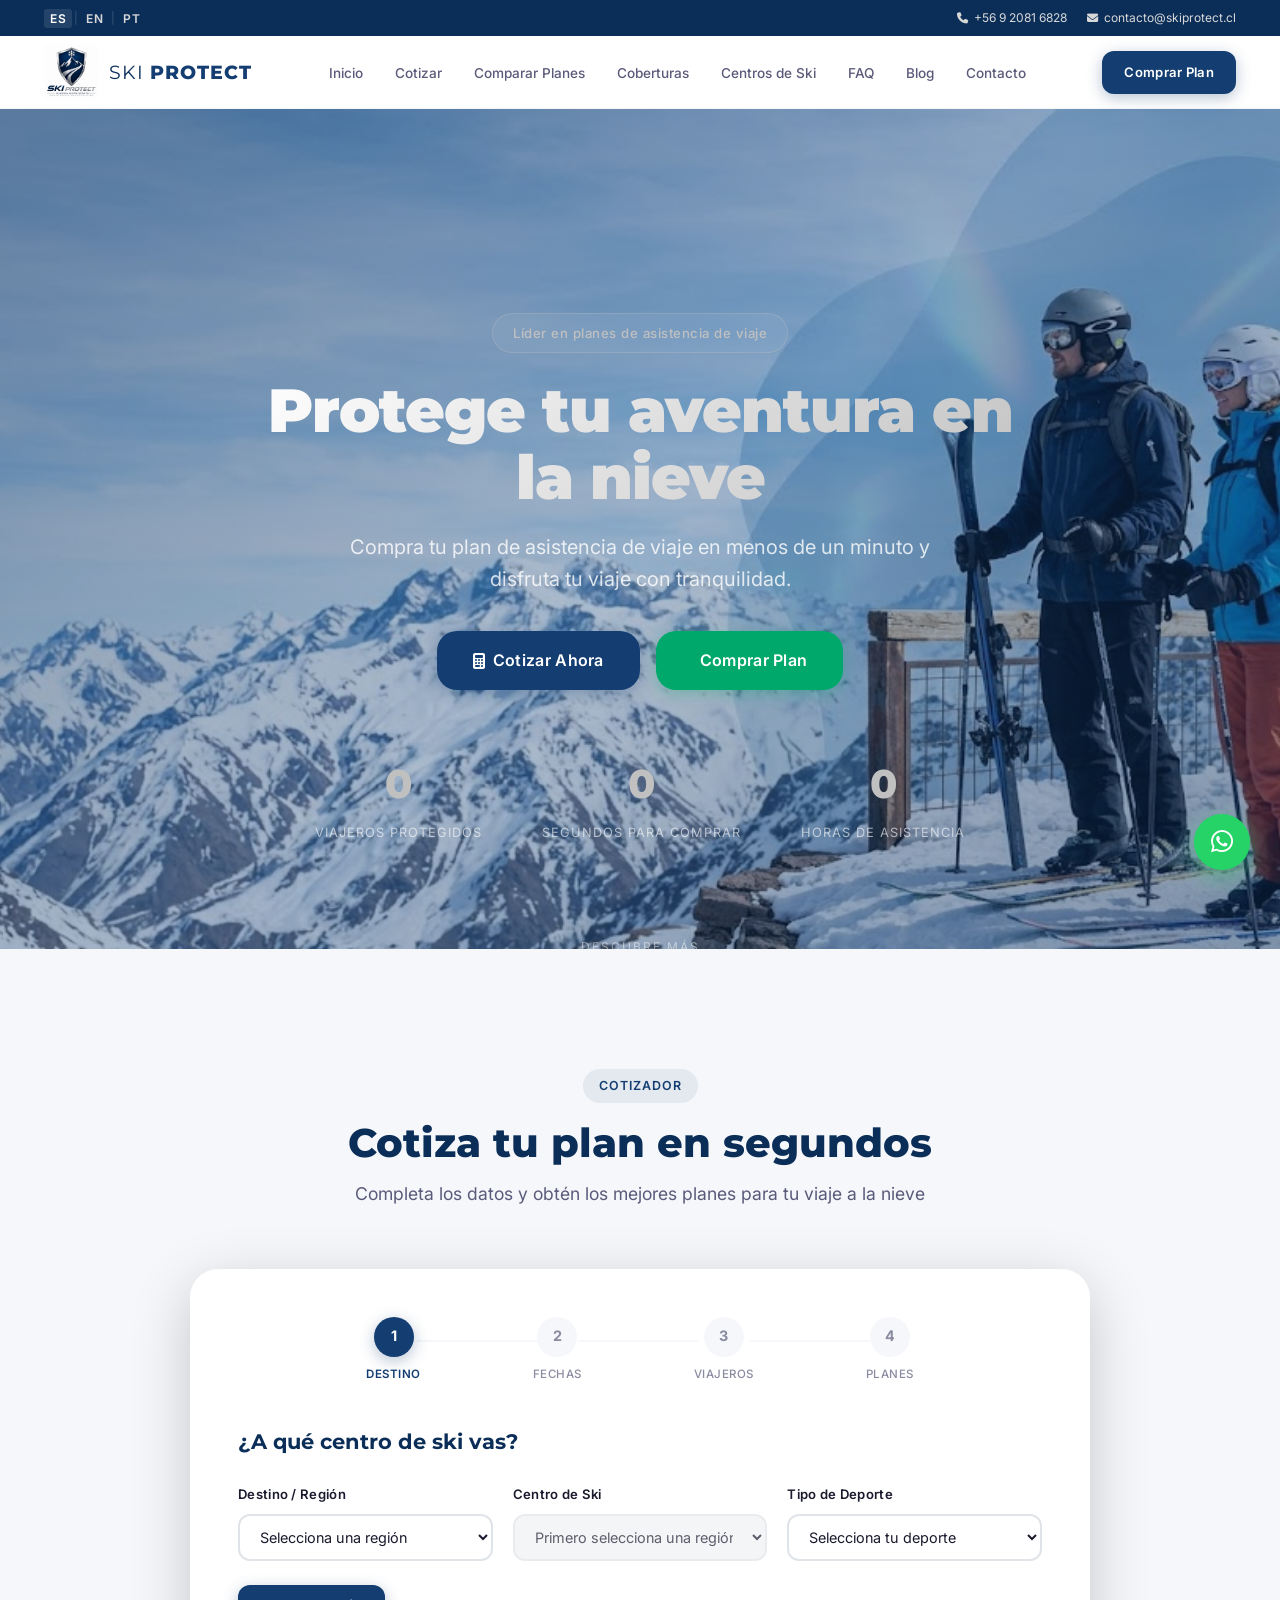
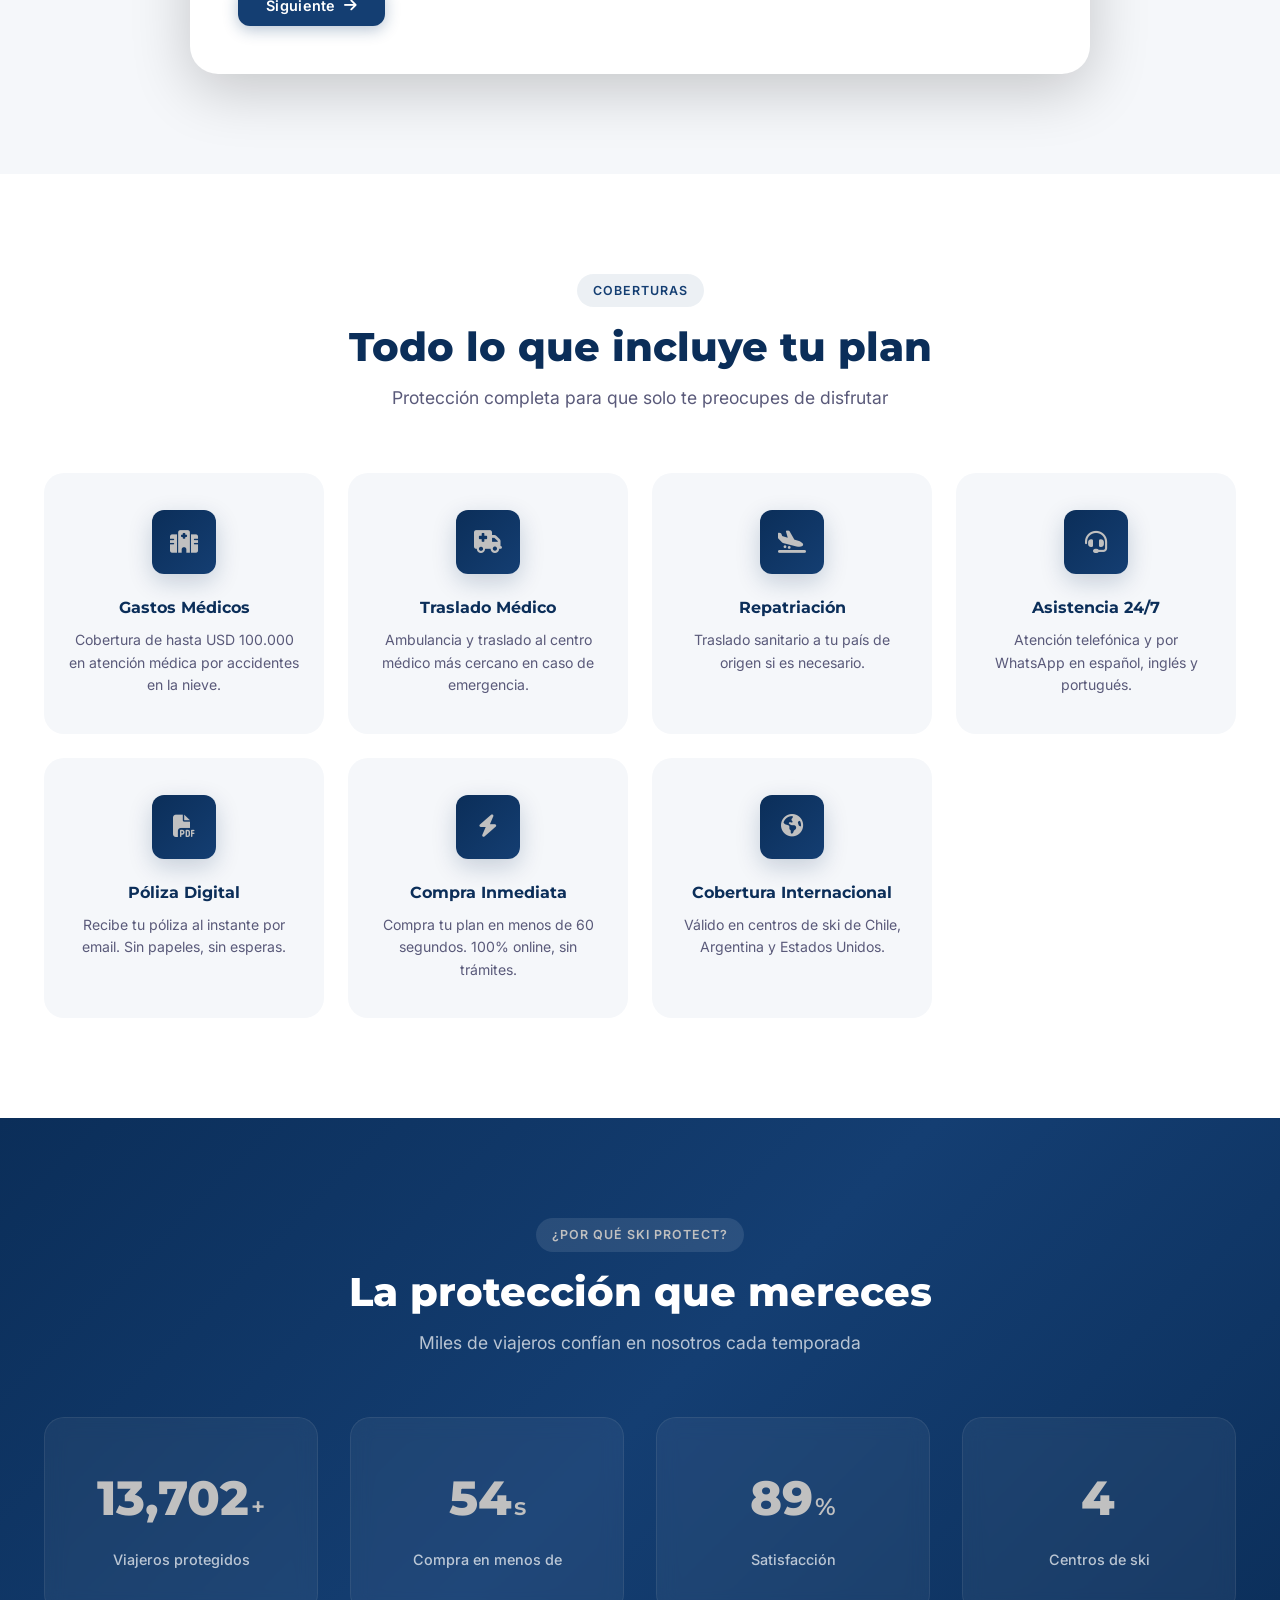
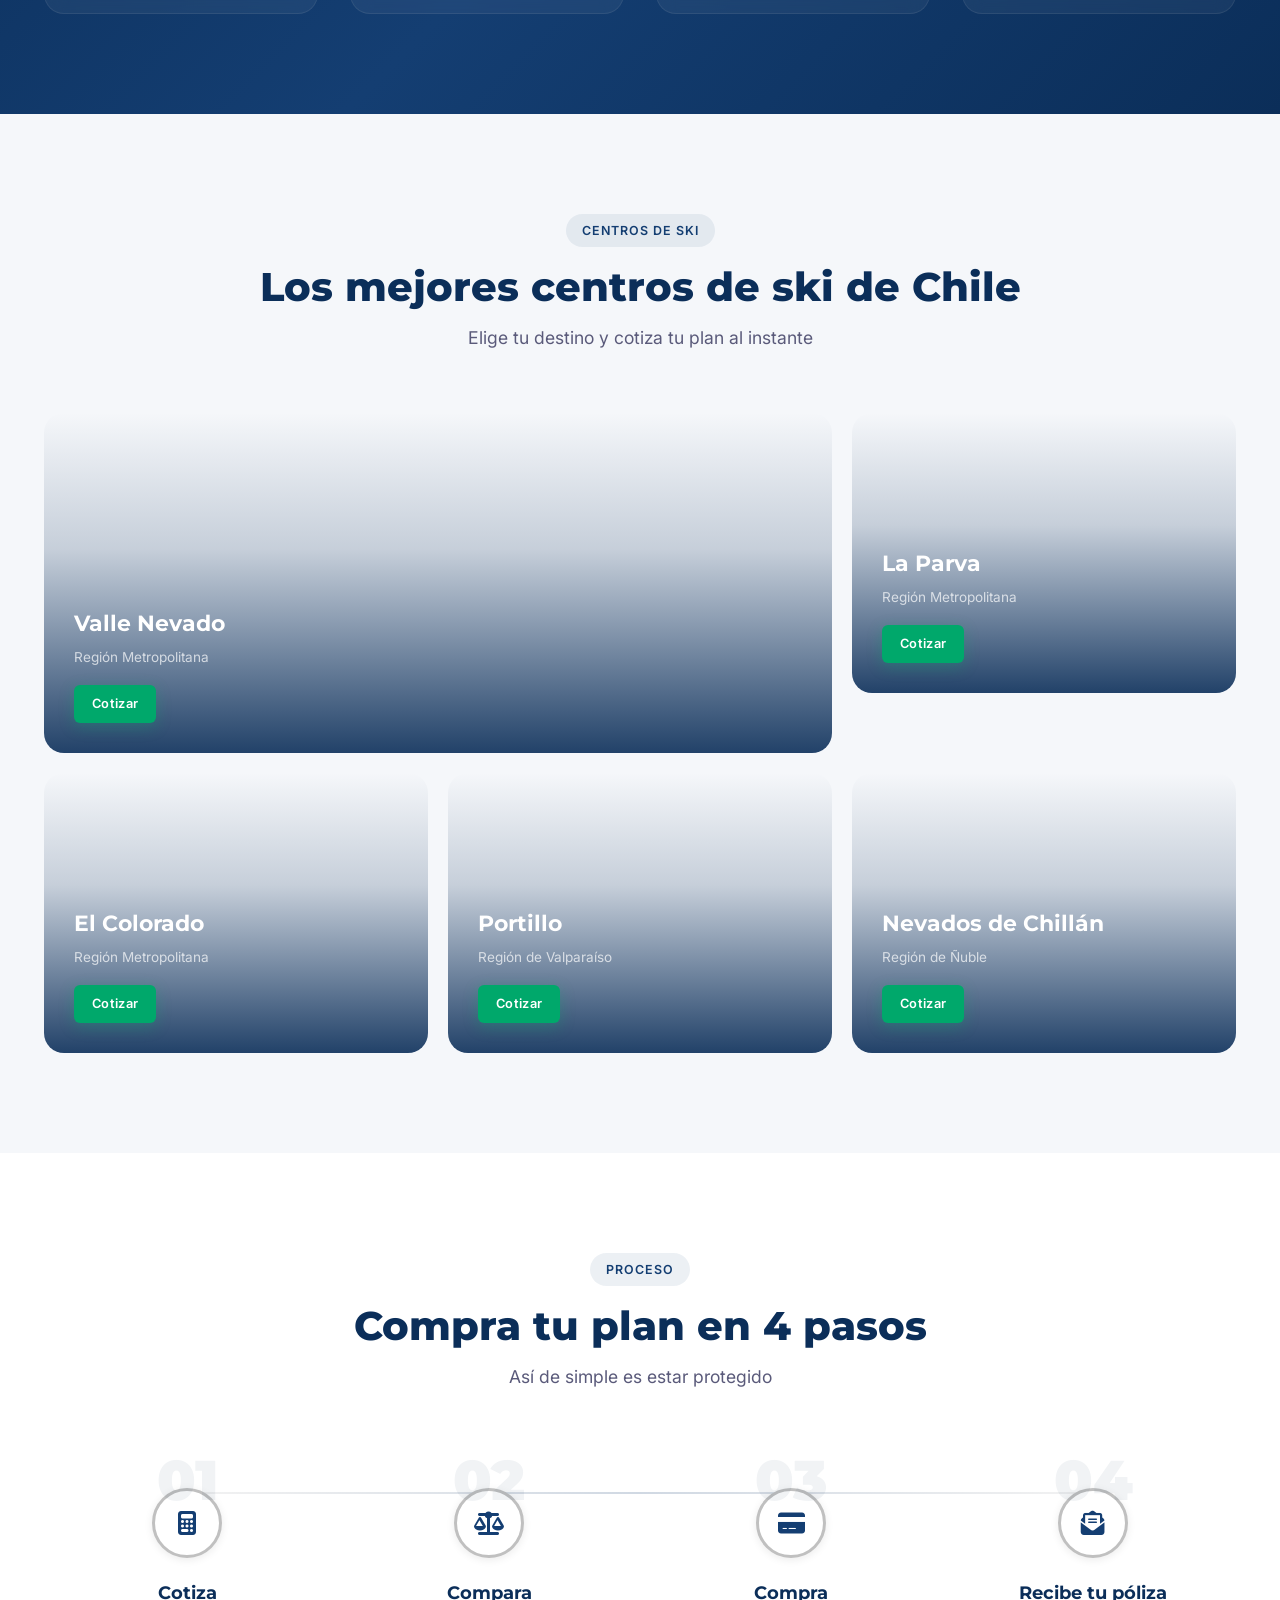
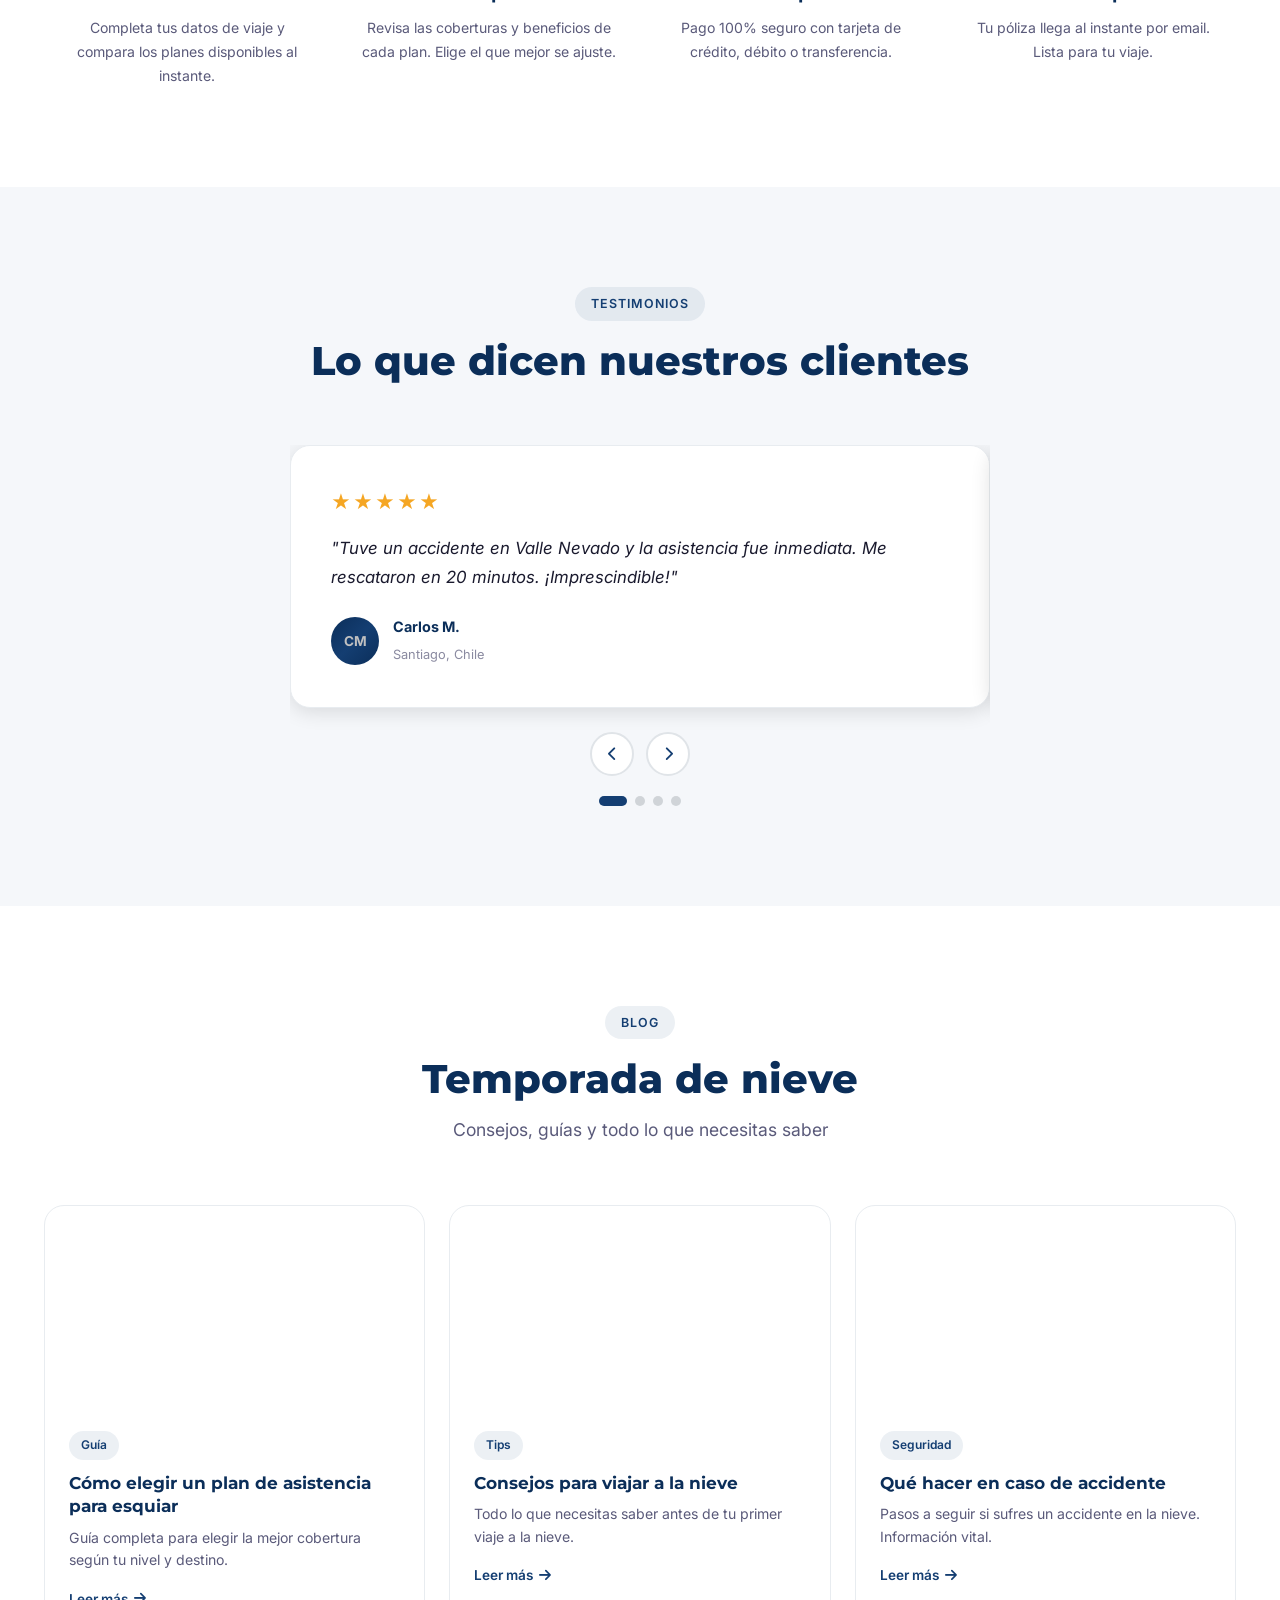
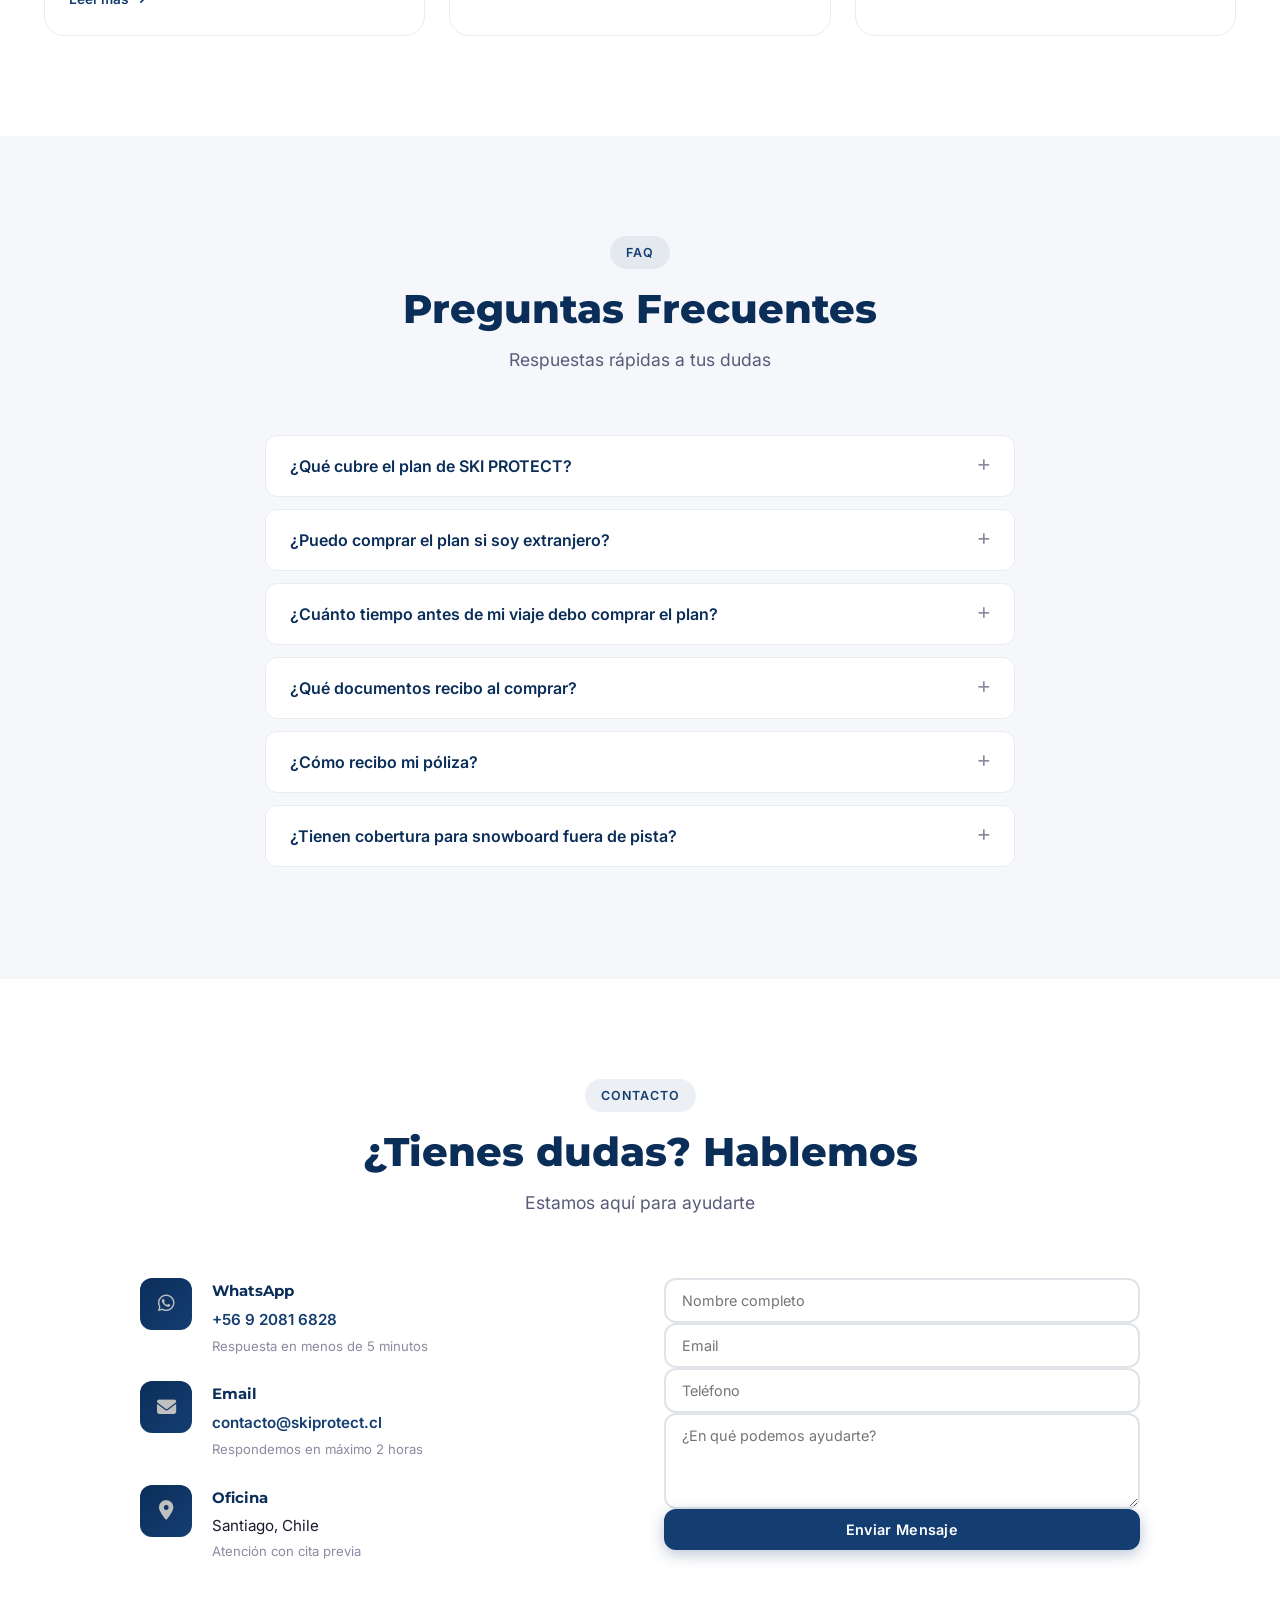
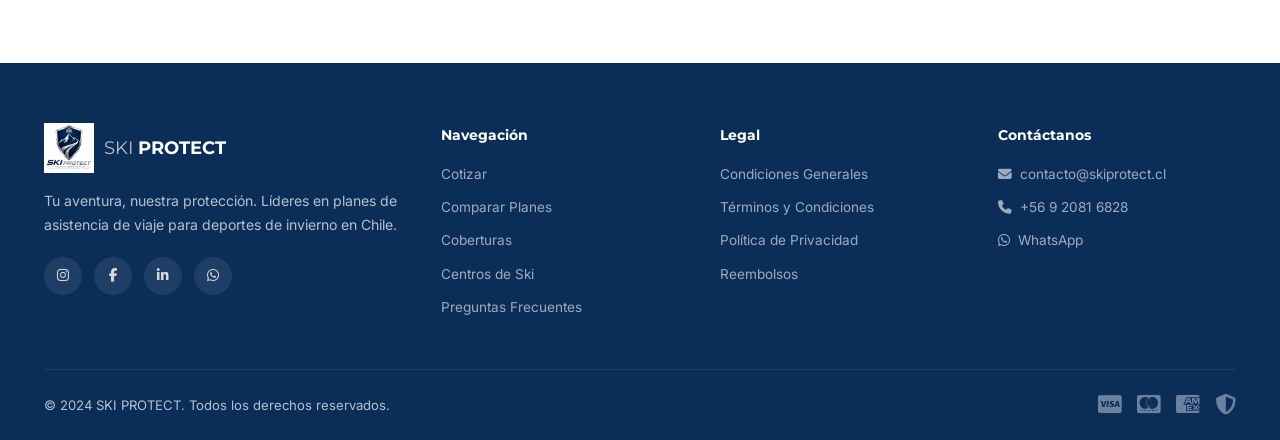
<file: index.html>
<!DOCTYPE html>
<html lang="es">
<head>
    <meta charset="UTF-8">
    <meta name="viewport" content="width=device-width, initial-scale=1.0">
    <meta name="description" content="SKI PROTECT - Planes de asistencia de viaje para deportes de invierno en Chile. Protege tu aventura en la nieve con la mejor cobertura. Compra en menos de un minuto.">
    <meta name="keywords" content="seguro ski chile, seguro deportes invierno, seguro valle nevado, seguro la parva, seguro portillo, snow insurance chile, ski insurance chile, travel insurance chile">
    <meta name="author" content="SKI PROTECT">
    <meta name="robots" content="index, follow">
    <meta property="og:title" content="SKI PROTECT - Planes de Asistencia de Viaje para Deportes de Invierno">
    <meta property="og:description" content="Compra tu plan de asistencia de viaje en menos de un minuto. Cobertura internacional 24/7.">
    <meta property="og:type" content="website">
    <meta property="og:locale" content="es_CL">
    <meta name="twitter:card" content="summary_large_image">
    <title>SKI PROTECT | Planes de Asistencia de Viaje para Deportes de Invierno en Chile</title>
    <link rel="stylesheet" href="assets/css/style.css">
    <link rel="preconnect" href="https://fonts.googleapis.com">
    <link rel="preconnect" href="https://fonts.gstatic.com" crossorigin>
    <link href="https://fonts.googleapis.com/css2?family=Inter:wght@300;400;500;600;700;800;900&family=Montserrat:wght@400;500;600;700;800;900&display=swap" rel="stylesheet">
    <link rel="stylesheet" href="https://cdnjs.cloudflare.com/ajax/libs/font-awesome/6.4.0/css/all.min.css">
    <link rel="icon" type="image/png" href="assets/img/logo.png">
    <script type="application/ld+json">
    {
        "@context": "https://schema.org",
        "@type": "Organization",
        "name": "SKI PROTECT",
        "url": "https://skiprotect.cl",
        "logo": "https://skiprotect.cl/assets/img/logo.svg",
        "description": "Planes de asistencia de viaje para deportes de invierno en Chile",
        "address": {
            "@type": "PostalAddress",
            "addressLocality": "Santiago",
            "addressCountry": "CL"
        },
        "contactPoint": {
            "@type": "ContactPoint",
            "telephone": "+56920816828",
            "contactType": "customer service",
            "availableLanguage": ["Spanish", "English", "Portuguese"]
        }
    }
    </script>
</head>
<body>
    <!-- Language Selector -->
    <div class="lang-bar">
        <div class="container">
            <div class="lang-selector">
                <button class="lang-btn active" data-lang="es">ES</button>
                <span class="lang-divider">|</span>
                <button class="lang-btn" data-lang="en">EN</button>
                <span class="lang-divider">|</span>
                <button class="lang-btn" data-lang="pt">PT</button>
            </div>
            <div class="lang-bar-contact">
                <a href="tel:+56920816828"><i class="fas fa-phone"></i> +56 9 2081 6828</a>
                <a href="mailto:contacto@skiprotect.cl"><i class="fas fa-envelope"></i> contacto@skiprotect.cl</a>
            </div>
        </div>
    </div>

    <!-- Navigation -->
    <nav class="navbar" id="navbar">
        <div class="container nav-container">
            <a href="#home" class="nav-logo">
                <img src="assets/img/logo.png" alt="SKI PROTECT" class="logo-img">
                <span class="logo-text">SKI <strong>PROTECT</strong></span>
            </a>
            <ul class="nav-links" id="navLinks">
                <li><a href="#home" class="nav-link active">Inicio</a></li>
                <li><a href="#cotizar" class="nav-link">Cotizar</a></li>
                <li><a href="#planes" class="nav-link">Comparar Planes</a></li>
                <li><a href="#coberturas" class="nav-link">Coberturas</a></li>
                <li><a href="#centros" class="nav-link">Centros de Ski</a></li>
                <li><a href="#faq" class="nav-link">FAQ</a></li>
                <li><a href="#blog" class="nav-link">Blog</a></li>
                <li><a href="#contacto" class="nav-link">Contacto</a></li>
            </ul>
            <a href="#cotizar" class="btn btn-primary btn-nav-cta">Comprar Plan</a>
            <button class="mobile-toggle" id="mobileToggle" aria-label="Menú">
                <span></span><span></span><span></span>
            </button>
        </div>
    </nav>

    <!-- Hero Section -->
    <section id="home" class="hero" style="background-image: url('assets/img/hero-bg.jpg');">
            <div class="hero-overlay"></div>
        <div class="hero-content">
            <div class="container">
                <span class="hero-badge" data-translate="hero-badge">Líder en planes de asistencia de viaje</span>
                <h1 class="hero-title" data-translate="hero-title">Protege tu aventura en la nieve</h1>
                <p class="hero-subtitle" data-translate="hero-subtitle">Compra tu plan de asistencia de viaje en menos de un minuto y disfruta tu viaje con tranquilidad.</p>
                <div class="hero-cta">
                    <a href="#cotizar" class="btn btn-primary btn-lg">
                        <i class="fas fa-calculator"></i> Cotizar Ahora
                    </a>
                    <a href="#cotizar" class="btn btn-accent btn-lg">
                        <i class="fas fa-shield-haltered"></i> Comprar Plan
                    </a>
                </div>
                <div class="hero-stats">
                    <div class="hero-stat">
                        <span class="stat-number" data-count="15000">0</span>
                        <span class="stat-label">Viajeros protegidos</span>
                    </div>
                    <div class="hero-stat">
                        <span class="stat-number" data-count="60">0</span>
                        <span class="stat-label">Segundos para comprar</span>
                    </div>
                    <div class="hero-stat">
                        <span class="stat-number" data-count="24">0</span>
                        <span class="stat-label">Horas de asistencia</span>
                    </div>
                </div>
            </div>
        </div>
        <div class="hero-scroll">
            <span>Descubre más</span>
            <i class="fas fa-chevron-down"></i>
        </div>
    </section>

    <!-- Cotizador Section -->
    <section id="cotizar" class="section cotizador-section">
        <div class="container">
            <div class="section-header">
                <span class="section-badge" data-translate="cotizar-badge">Cotizador</span>
                <h2 class="section-title" data-translate="cotizar-title">Cotiza tu plan en segundos</h2>
                <p class="section-subtitle" data-translate="cotizar-subtitle">Completa los datos y obtén los mejores planes para tu viaje a la nieve</p>
            </div>
            <div class="cotizador-card">
                <div class="cotizador-progress">
                    <div class="progress-step active" data-step="1">
                        <span class="step-number">1</span>
                        <span class="step-label">Destino</span>
                    </div>
                    <div class="progress-line"></div>
                    <div class="progress-step" data-step="2">
                        <span class="step-number">2</span>
                        <span class="step-label">Fechas</span>
                    </div>
                    <div class="progress-line"></div>
                    <div class="progress-step" data-step="3">
                        <span class="step-number">3</span>
                        <span class="step-label">Viajeros</span>
                    </div>
                    <div class="progress-line"></div>
                    <div class="progress-step" data-step="4">
                        <span class="step-number">4</span>
                        <span class="step-label">Planes</span>
                    </div>
                </div>
                <form id="cotizadorForm" class="cotizador-form">
                    <!-- Step 1: Destino -->
                    <div class="form-step active" id="step1">
                        <h3>¿A qué centro de ski vas?</h3>
                        <div class="form-grid">
                            <div class="form-group">
                                <label>Destino / Región</label>
                                <select id="destino" required>
                                    <option value="">Selecciona una región</option>
                                    <option value="metropolitana">Región Metropolitana</option>
                                    <option value="valparaiso">Región de Valparaíso</option>
                                    <option value="nuble">Región de Ñuble</option>
                                    <option value="araucania">Región de La Araucanía</option>
                                </select>
                            </div>
                            <div class="form-group">
                                <label>Centro de Ski</label>
                                <select id="centroSki" required disabled>
                                    <option value="">Primero selecciona una región</option>
                                </select>
                            </div>
                            <div class="form-group">
                                <label>Tipo de Deporte</label>
                                <select id="deporte" required>
                                    <option value="">Selecciona tu deporte</option>
                                    <option value="esqui">Esquí</option>
                                    <option value="snowboard">Snowboard</option>
                                    <option value="esqui-travesia">Esquí de Travesía</option>
                                    <option value="moto-nieve">Moto de Nieve</option>
                                    <option value="trineo">Trineo</option>
                                    <option value="senderismo-nieve">Senderismo en Nieve</option>
                                </select>
                            </div>
                        </div>
                        <button type="button" class="btn btn-primary form-next" data-next="2">Siguiente <i class="fas fa-arrow-right"></i></button>
                    </div>
                    <!-- Step 2: Fechas -->
                    <div class="form-step" id="step2">
                        <h3>¿Cuándo viajas?</h3>
                        <div class="form-grid">
                            <div class="form-group">
                                <label>Fecha de Inicio</label>
                                <input type="date" id="fechaInicio" required min="">
                            </div>
                            <div class="form-group">
                                <label>Fecha de Término</label>
                                <input type="date" id="fechaTermino" required min="">
                            </div>
                        </div>
                        <div class="form-buttons">
                            <button type="button" class="btn btn-outline form-prev" data-prev="1"><i class="fas fa-arrow-left"></i> Anterior</button>
                            <button type="button" class="btn btn-primary form-next" data-next="3">Siguiente <i class="fas fa-arrow-right"></i></button>
                        </div>
                    </div>
                    <!-- Step 3: Viajeros -->
                    <div class="form-step" id="step3">
                        <h3>¿Quiénes viajan?</h3>
                        <div class="form-grid">
                            <div class="form-group">
                                <label>Cantidad de Viajeros</label>
                                <select id="cantidadViajeros" required>
                                    <option value="">Selecciona</option>
                                    <option value="1">1 viajero</option>
                                    <option value="2">2 viajeros</option>
                                    <option value="3">3 viajeros</option>
                                    <option value="4">4 viajeros</option>
                                    <option value="5">5 viajeros</option>
                                </select>
                            </div>
                            <div class="form-group">
                                <label>Edad del viajero principal</label>
                                <input type="number" id="edad" min="1" max="99" placeholder="Ej: 35" required>
                            </div>
                            <div class="form-group">
                                <label>Nacionalidad</label>
                                <select id="nacionalidad" required>
                                    <option value="">Selecciona</option>
                                    <option value="chilena">Chilena</option>
                                    <option value="argentina">Argentina</option>
                                    <option value="brasilena">Brasileña</option>
                                    <option value="uruguaya">Uruguaya</option>
                                    <option value="peruana">Peruana</option>
                                    <option value="colombiana">Colombiana</option>
                                    <option value="estadounidense">Estadounidense</option>
                                    <option value="europea">Europea</option>
                                    <option value="otra">Otra</option>
                                </select>
                            </div>
                        </div>
                        <div class="form-buttons">
                            <button type="button" class="btn btn-outline form-prev" data-prev="2"><i class="fas fa-arrow-left"></i> Anterior</button>
                            <button type="button" class="btn btn-accent form-next" data-next="4" id="verPlanes">Ver Planes <i class="fas fa-search"></i></button>
                        </div>
                    </div>
                    <!-- Step 4: Resultados -->
                    <div class="form-step" id="step4">
                        <h3>Planes Disponibles</h3>
                        <div class="planes-grid" id="planesGrid">
                            <!-- Plan Básico -->
                            <div class="plan-card">
                                <div class="plan-header">
                                    <h4>Plan Básico</h4>
                                    <span class="plan-provider">Qualitas Assistance</span>
                                </div>
                                <div class="plan-price">
                                    <span class="price-amount">USD 45</span>
                                    <span class="price-period">/ persona</span>
                                </div>
                                <ul class="plan-features">
                                    <li><i class="fas fa-check"></i> Gastos médicos USD 15.000</li>
                                    <li><i class="fas fa-check"></i> Asistencia 24/7</li>
                                    <li><i class="fas fa-check"></i> Póliza digital</li>
                                    <li class="feature-disabled"><i class="fas fa-times"></i> Repatriación</li>
                                    <li class="feature-disabled"><i class="fas fa-times"></i> Cobertura internacional</li>
                                </ul>
                                <button class="btn btn-primary btn-block">Comprar Ahora</button>
                            </div>
                            <!-- Plan Premium -->
                            <div class="plan-card plan-recommended">
                                <span class="plan-badge">Más Popular</span>
                                <div class="plan-header">
                                    <h4>Plan Premium</h4>
                                    <span class="plan-provider">Qualitas Assistance</span>
                                </div>
                                <div class="plan-price">
                                    <span class="price-amount">USD 75</span>
                                    <span class="price-period">/ persona</span>
                                </div>
                                <ul class="plan-features">
                                    <li><i class="fas fa-check"></i> Gastos médicos USD 50.000</li>
                                    <li><i class="fas fa-check"></i> Traslado médico</li>
                                    <li><i class="fas fa-check"></i> Repatriación</li>
                                    <li><i class="fas fa-check"></i> Asistencia 24/7</li>
                                    <li><i class="fas fa-check"></i> Póliza digital</li>
                                    <li><i class="fas fa-check"></i> Cobertura internacional</li>
                                </ul>
                                <button class="btn btn-accent btn-block">Comprar Ahora</button>
                            </div>
                            <!-- Plan Total -->
                            <div class="plan-card">
                                <div class="plan-header">
                                    <h4>Plan Total</h4>
                                    <span class="plan-provider">Obredom</span>
                                </div>
                                <div class="plan-price">
                                    <span class="price-amount">USD 120</span>
                                    <span class="price-period">/ persona</span>
                                </div>
                                <ul class="plan-features">
                                    <li><i class="fas fa-check"></i> Gastos médicos USD 100.000</li>
                                    <li><i class="fas fa-check"></i> Traslado médico</li>
                                    <li><i class="fas fa-check"></i> Repatriación</li>
                                    <li><i class="fas fa-check"></i> Asistencia 24/7</li>
                                    <li><i class="fas fa-check"></i> Póliza digital</li>
                                    <li><i class="fas fa-check"></i> Cobertura internacional</li>
                                    <li><i class="fas fa-check"></i> Cancelación de viaje</li>
                                </ul>
                                <button class="btn btn-primary btn-block">Comprar Ahora</button>
                            </div>
                        </div>
                        <div class="form-buttons">
                            <button type="button" class="btn btn-outline form-prev" data-prev="3"><i class="fas fa-arrow-left"></i> Modificar búsqueda</button>
                        </div>
                    </div>
                </form>
            </div>
        </div>
    </section>

    <!-- Beneficios / Coberturas -->
    <section id="coberturas" class="section coberturas-section">
        <div class="container">
            <div class="section-header">
                <span class="section-badge" data-translate="coberturas-badge">Coberturas</span>
                <h2 class="section-title" data-translate="coberturas-title">Todo lo que incluye tu plan</h2>
                <p class="section-subtitle" data-translate="coberturas-subtitle">Protección completa para que solo te preocupes de disfrutar</p>
            </div>
            <div class="beneficios-grid">
                <div class="beneficio-card">
                    <div class="beneficio-icon"><i class="fas fa-hospital"></i></div>
                    <h4>Gastos Médicos</h4>
                    <p>Cobertura de hasta USD 100.000 en atención médica por accidentes en la nieve.</p>
                </div>
                <div class="beneficio-card">
                    <div class="beneficio-icon"><i class="fas fa-ambulance"></i></div>
                    <h4>Traslado Médico</h4>
                    <p>Ambulancia y traslado al centro médico más cercano en caso de emergencia.</p>
                </div>
                <div class="beneficio-card">
                    <div class="beneficio-icon"><i class="fas fa-plane-arrival"></i></div>
                    <h4>Repatriación</h4>
                    <p>Traslado sanitario a tu país de origen si es necesario.</p>
                </div>
                <div class="beneficio-card">
                    <div class="beneficio-icon"><i class="fas fa-headset"></i></div>
                    <h4>Asistencia 24/7</h4>
                    <p>Atención telefónica y por WhatsApp en español, inglés y portugués.</p>
                </div>
                <div class="beneficio-card">
                    <div class="beneficio-icon"><i class="fas fa-file-pdf"></i></div>
                    <h4>Póliza Digital</h4>
                    <p>Recibe tu póliza al instante por email. Sin papeles, sin esperas.</p>
                </div>
                <div class="beneficio-card">
                    <div class="beneficio-icon"><i class="fas fa-bolt"></i></div>
                    <h4>Compra Inmediata</h4>
                    <p>Compra tu plan en menos de 60 segundos. 100% online, sin trámites.</p>
                </div>
                <div class="beneficio-card">
                    <div class="beneficio-icon"><i class="fas fa-globe-americas"></i></div>
                    <h4>Cobertura Internacional</h4>
                    <p>Válido en centros de ski de Chile, Argentina y Estados Unidos.</p>
                </div>
            </div>
        </div>
    </section>

    <!-- ¿Por qué elegir SKI PROTECT? -->
    <section class="section why-section">
        <div class="container">
            <div class="section-header">
                <span class="section-badge">¿Por qué SKI PROTECT?</span>
                <h2 class="section-title">La protección que mereces</h2>
                <p class="section-subtitle">Miles de viajeros confían en nosotros cada temporada</p>
            </div>
            <div class="why-grid">
                <div class="why-card">
                    <div class="why-number">
                        <span class="counter" data-target="15000">0</span>
                        <span class="counter-suffix">+</span>
                    </div>
                    <p>Viajeros protegidos</p>
                </div>
                <div class="why-card">
                    <div class="why-number">
                        <span class="counter" data-target="60">0</span>
                        <span class="counter-suffix">s</span>
                    </div>
                    <p>Compra en menos de</p>
                </div>
                <div class="why-card">
                    <div class="why-number">
                        <span class="counter" data-target="98">0</span>
                        <span class="counter-suffix">%</span>
                    </div>
                    <p>Satisfacción</p>
                </div>
                <div class="why-card">
                    <div class="why-number">
                        <span class="counter" data-target="5">0</span>
                        <span class="counter-suffix"></span>
                    </div>
                    <p>Centros de ski</p>
                </div>
            </div>
        </div>
    </section>

    <!-- Centros de Ski -->
    <section id="centros" class="section centros-section">
        <div class="container">
            <div class="section-header">
                <span class="section-badge">Centros de Ski</span>
                <h2 class="section-title">Los mejores centros de ski de Chile</h2>
                <p class="section-subtitle">Elige tu destino y cotiza tu plan al instante</p>
            </div>
            <div class="centros-grid">
                <div class="centro-card" style="background-image: url('https://images.unsplash.com/photo-1551698618-1dfe5d97d256?w=600&q=80')">
                    <div class="centro-overlay"></div>
                    <div class="centro-content">
                        <h3>Valle Nevado</h3>
                        <p>Región Metropolitana</p>
                        <a href="#cotizar" class="btn btn-sm btn-accent" onclick="selectCentro('Valle Nevado')">Cotizar</a>
                    </div>
                </div>
                <div class="centro-card" style="background-image: url('https://images.unsplash.com/photo-1605540436563-5bca919ae766?w=600&q=80')">
                    <div class="centro-overlay"></div>
                    <div class="centro-content">
                        <h3>La Parva</h3>
                        <p>Región Metropolitana</p>
                        <a href="#cotizar" class="btn btn-sm btn-accent" onclick="selectCentro('La Parva')">Cotizar</a>
                    </div>
                </div>
                <div class="centro-card" style="background-image: url('https://images.unsplash.com/photo-1516541196182-6bdb0516ed27?w=600&q=80')">
                    <div class="centro-overlay"></div>
                    <div class="centro-content">
                        <h3>El Colorado</h3>
                        <p>Región Metropolitana</p>
                        <a href="#cotizar" class="btn btn-sm btn-accent" onclick="selectCentro('El Colorado')">Cotizar</a>
                    </div>
                </div>
                <div class="centro-card" style="background-image: url('https://images.unsplash.com/photo-1522053550445-b82531b54a8d?w=600&q=80')">
                    <div class="centro-overlay"></div>
                    <div class="centro-content">
                        <h3>Portillo</h3>
                        <p>Región de Valparaíso</p>
                        <a href="#cotizar" class="btn btn-sm btn-accent" onclick="selectCentro('Portillo')">Cotizar</a>
                    </div>
                </div>
                <div class="centro-card" style="background-image: url('https://images.unsplash.com/photo-1470071459604-3b5ec3a7fe05?w=600&q=80')">
                    <div class="centro-overlay"></div>
                    <div class="centro-content">
                        <h3>Nevados de Chillán</h3>
                        <p>Región de Ñuble</p>
                        <a href="#cotizar" class="btn btn-sm btn-accent" onclick="selectCentro('Nevados de Chillán')">Cotizar</a>
                    </div>
                </div>
            </div>
        </div>
    </section>

    <!-- Proceso de Compra -->
    <section class="section proceso-section">
        <div class="container">
            <div class="section-header">
                <span class="section-badge">Proceso</span>
                <h2 class="section-title">Compra tu plan en 4 pasos</h2>
                <p class="section-subtitle">Así de simple es estar protegido</p>
            </div>
            <div class="proceso-grid">
                <div class="proceso-step">
                    <div class="proceso-numero">01</div>
                    <div class="proceso-icon"><i class="fas fa-calculator"></i></div>
                    <h4>Cotiza</h4>
                    <p>Completa tus datos de viaje y compara los planes disponibles al instante.</p>
                </div>
                <div class="proceso-step">
                    <div class="proceso-numero">02</div>
                    <div class="proceso-icon"><i class="fas fa-balance-scale"></i></div>
                    <h4>Compara</h4>
                    <p>Revisa las coberturas y beneficios de cada plan. Elige el que mejor se ajuste.</p>
                </div>
                <div class="proceso-step">
                    <div class="proceso-numero">03</div>
                    <div class="proceso-icon"><i class="fas fa-credit-card"></i></div>
                    <h4>Compra</h4>
                    <p>Pago 100% seguro con tarjeta de crédito, débito o transferencia.</p>
                </div>
                <div class="proceso-step">
                    <div class="proceso-numero">04</div>
                    <div class="proceso-icon"><i class="fas fa-envelope-open-text"></i></div>
                    <h4>Recibe tu póliza</h4>
                    <p>Tu póliza llega al instante por email. Lista para tu viaje.</p>
                </div>
            </div>
        </div>
    </section>

    <!-- Testimonios -->
    <section class="section testimonios-section">
        <div class="container">
            <div class="section-header">
                <span class="section-badge">Testimonios</span>
                <h2 class="section-title">Lo que dicen nuestros clientes</h2>
            </div>
            <div class="testimonios-carousel" id="testimoniosCarousel">
                <div class="testimonios-track" id="testimoniosTrack">
                    <div class="testimonio-card">
                        <div class="testimonio-stars">★★★★★</div>
                        <p>"Tuve un accidente en Valle Nevado y la asistencia fue inmediata. Me rescataron en 20 minutos. ¡Imprescindible!"</p>
                        <div class="testimonio-author">
                            <div class="testimonio-avatar">CM</div>
                            <div>
                                <strong>Carlos M.</strong>
                                <span>Santiago, Chile</span>
                            </div>
                        </div>
                    </div>
                    <div class="testimonio-card">
                        <div class="testimonio-stars">★★★★★</div>
                        <p>"Compré el plan para mi familia desde Brasil. Todo online, rapidísimo. La tranquilidad no tiene precio."</p>
                        <div class="testimonio-author">
                            <div class="testimonio-avatar">RS</div>
                            <div>
                                <strong>Rafael S.</strong>
                                <span>São Paulo, Brasil</span>
                            </div>
                        </div>
                    </div>
                    <div class="testimonio-card">
                        <div class="testimonio-stars">★★★★★</div>
                        <p>"Llevo 3 temporadas con SKI PROTECT. Excelente servicio y los precios son muy convenientes."</p>
                        <div class="testimonio-author">
                            <div class="testimonio-avatar">AG</div>
                            <div>
                                <strong>Ana G.</strong>
                                <span>Buenos Aires, Argentina</span>
                            </div>
                        </div>
                    </div>
                    <div class="testimonio-card">
                        <div class="testimonio-stars">★★★★★</div>
                        <p>"Viajé desde Estados Unidos a Portillo. El plan cubrió todo sin problemas. 100% recomendado."</p>
                        <div class="testimonio-author">
                            <div class="testimonio-avatar">JW</div>
                            <div>
                                <strong>James W.</strong>
                                <span>Denver, USA</span>
                            </div>
                        </div>
                    </div>
                </div>
                <div class="carousel-controls">
                    <button class="carousel-btn prev" id="testPrev"><i class="fas fa-chevron-left"></i></button>
                    <button class="carousel-btn next" id="testNext"><i class="fas fa-chevron-right"></i></button>
                </div>
                <div class="carousel-dots" id="testDots"></div>
            </div>
        </div>
    </section>

    <!-- Blog -->
    <section id="blog" class="section blog-section">
        <div class="container">
            <div class="section-header">
                <span class="section-badge">Blog</span>
                <h2 class="section-title">Temporada de nieve</h2>
                <p class="section-subtitle">Consejos, guías y todo lo que necesitas saber</p>
            </div>
            <div class="blog-grid">
                <article class="blog-card">
                    <div class="blog-image" style="background-image: url('https://images.unsplash.com/photo-1522053550445-b82531b54a8d?w=500&q=80')"></div>
                    <div class="blog-content">
                        <span class="blog-category">Guía</span>
                        <h4>Cómo elegir un plan de asistencia para esquiar</h4>
                        <p>Guía completa para elegir la mejor cobertura según tu nivel y destino.</p>
                        <a href="#" class="blog-link">Leer más <i class="fas fa-arrow-right"></i></a>
                    </div>
                </article>
                <article class="blog-card">
                    <div class="blog-image" style="background-image: url('https://images.unsplash.com/photo-1516541196182-6bdb0516ed27?w=500&q=80')"></div>
                    <div class="blog-content">
                        <span class="blog-category">Tips</span>
                        <h4>Consejos para viajar a la nieve</h4>
                        <p>Todo lo que necesitas saber antes de tu primer viaje a la nieve.</p>
                        <a href="#" class="blog-link">Leer más <i class="fas fa-arrow-right"></i></a>
                    </div>
                </article>
                <article class="blog-card">
                    <div class="blog-image" style="background-image: url('https://images.unsplash.com/photo-1551698618-1dfe5d97d256?w=500&q=80')"></div>
                    <div class="blog-content">
                        <span class="blog-category">Seguridad</span>
                        <h4>Qué hacer en caso de accidente</h4>
                        <p>Pasos a seguir si sufres un accidente en la nieve. Información vital.</p>
                        <a href="#" class="blog-link">Leer más <i class="fas fa-arrow-right"></i></a>
                    </div>
                </article>
            </div>
        </div>
    </section>

    <!-- FAQ -->
    <section id="faq" class="section faq-section">
        <div class="container">
            <div class="section-header">
                <span class="section-badge">FAQ</span>
                <h2 class="section-title">Preguntas Frecuentes</h2>
                <p class="section-subtitle">Respuestas rápidas a tus dudas</p>
            </div>
            <div class="faq-list">
                <div class="faq-item">
                    <button class="faq-question">
                        ¿Qué cubre el plan de SKI PROTECT?
                        <i class="fas fa-plus"></i>
                    </button>
                    <div class="faq-answer">
                        <p>Cubre accidentes ocurridos durante la práctica de deportes de invierno: gastos médicos, traslado médico, repatriación y asistencia 24/7. La cobertura específica depende del plan que elijas.</p>
                    </div>
                </div>
                <div class="faq-item">
                    <button class="faq-question">
                        ¿Puedo comprar el plan si soy extranjero?
                        <i class="fas fa-plus"></i>
                    </button>
                    <div class="faq-answer">
                        <p>¡Sí! SKI PROTECT está disponible para viajeros de cualquier nacionalidad que visiten Chile. Contamos con atención en español, inglés y portugués.</p>
                    </div>
                </div>
                <div class="faq-item">
                    <button class="faq-question">
                        ¿Cuánto tiempo antes de mi viaje debo comprar el plan?
                        <i class="fas fa-plus"></i>
                    </button>
                    <div class="faq-answer">
                        <p>Puedes comprarlo hasta el mismo día de tu viaje. La póliza se emite al instante y llega a tu correo en segundos.</p>
                    </div>
                </div>
                <div class="faq-item">
                    <button class="faq-question">
                        ¿Qué documentos recibo al comprar?
                        <i class="fas fa-plus"></i>
                    </button>
                    <div class="faq-answer">
                        <p>Recibes tu póliza digital en PDF con todos los detalles de cobertura, números de asistencia y condiciones del plan.</p>
                    </div>
                </div>
                <div class="faq-item">
                    <button class="faq-question">
                        ¿Cómo recibo mi póliza?
                        <i class="fas fa-plus"></i>
                    </button>
                    <div class="faq-answer">
                        <p>Tu póliza digital llega al instante a tu correo electrónico. También puedes descargarla desde el enlace que te enviamos por WhatsApp.</p>
                    </div>
                </div>
                <div class="faq-item">
                    <button class="faq-question">
                        ¿Tienen cobertura para snowboard fuera de pista?
                        <i class="fas fa-plus"></i>
                    </button>
                    <div class="faq-answer">
                        <p>El Plan Total incluye cobertura para esquí y snowboard fuera de pista. Los planes Básico y Premium cubren solo dentro de pistas autorizadas.</p>
                    </div>
                </div>
            </div>
        </div>
    </section>

    <!-- Contacto -->
    <section id="contacto" class="section contacto-section">
        <div class="container">
            <div class="section-header">
                <span class="section-badge">Contacto</span>
                <h2 class="section-title">¿Tienes dudas? Hablemos</h2>
                <p class="section-subtitle">Estamos aquí para ayudarte</p>
            </div>
            <div class="contacto-grid">
                <div class="contacto-info">
                    <div class="contacto-item">
                        <div class="contacto-icon"><i class="fab fa-whatsapp"></i></div>
                        <div>
                            <h4>WhatsApp</h4>
                            <a href="https://wa.me/56920816828" target="_blank">+56 9 2081 6828</a>
                            <span>Respuesta en menos de 5 minutos</span>
                        </div>
                    </div>
                    <div class="contacto-item">
                        <div class="contacto-icon"><i class="fas fa-envelope"></i></div>
                        <div>
                            <h4>Email</h4>
                            <a href="mailto:contacto@skiprotect.cl">contacto@skiprotect.cl</a>
                            <span>Respondemos en máximo 2 horas</span>
                        </div>
                    </div>
                    <div class="contacto-item">
                        <div class="contacto-icon"><i class="fas fa-map-marker-alt"></i></div>
                        <div>
                            <h4>Oficina</h4>
                            <p>Santiago, Chile</p>
                            <span>Atención con cita previa</span>
                        </div>
                    </div>
                </div>
                <form class="contacto-form" id="contactoForm">
                    <div class="form-group">
                        <input type="text" placeholder="Nombre completo" required>
                    </div>
                    <div class="form-group">
                        <input type="email" placeholder="Email" required>
                    </div>
                    <div class="form-group">
                        <input type="tel" placeholder="Teléfono">
                    </div>
                    <div class="form-group">
                        <textarea placeholder="¿En qué podemos ayudarte?" rows="4" required></textarea>
                    </div>
                    <button type="submit" class="btn btn-primary btn-block">Enviar Mensaje</button>
                </form>
            </div>
        </div>
    </section>

    <!-- Footer -->
    <footer class="footer">
        <div class="container">
            <div class="footer-grid">
                <div class="footer-brand">
                    <div class="footer-logo">
                        <img src="assets/img/logo.png" alt="SKI PROTECT" class="logo-img-footer">
                        <span>SKI <strong>PROTECT</strong></span>
                    </div>
                    <p>Tu aventura, nuestra protección. Líderes en planes de asistencia de viaje para deportes de invierno en Chile.</p>
                    <div class="footer-social">
                        <a href="#" aria-label="Instagram"><i class="fab fa-instagram"></i></a>
                        <a href="#" aria-label="Facebook"><i class="fab fa-facebook-f"></i></a>
                        <a href="#" aria-label="LinkedIn"><i class="fab fa-linkedin-in"></i></a>
                        <a href="#" aria-label="WhatsApp"><i class="fab fa-whatsapp"></i></a>
                    </div>
                </div>
                <div class="footer-links">
                    <h4>Navegación</h4>
                    <ul>
                        <li><a href="#cotizar">Cotizar</a></li>
                        <li><a href="#planes">Comparar Planes</a></li>
                        <li><a href="#coberturas">Coberturas</a></li>
                        <li><a href="#centros">Centros de Ski</a></li>
                        <li><a href="#faq">Preguntas Frecuentes</a></li>
                    </ul>
                </div>
                <div class="footer-links">
                    <h4>Legal</h4>
                    <ul>
                        <li><a href="condiciones-generales.html">Condiciones Generales</a></li>
                        <li><a href="terminos.html">Términos y Condiciones</a></li>
                        <li><a href="privacidad.html">Política de Privacidad</a></li>
                        <li><a href="condiciones-generales.html#reembolso">Reembolsos</a></li>
                    </ul>
                </div>
                <div class="footer-links">
                    <h4>Contáctanos</h4>
                    <ul>
                        <li><a href="mailto:contacto@skiprotect.cl"><i class="fas fa-envelope"></i> contacto@skiprotect.cl</a></li>
                        <li><a href="tel:+56920816828"><i class="fas fa-phone"></i> +56 9 2081 6828</a></li>
                        <li><a href="https://wa.me/56920816828" target="_blank"><i class="fab fa-whatsapp"></i> WhatsApp</a></li>
                    </ul>
                </div>
            </div>
            <div class="footer-bottom">
                <p>&copy; 2024 SKI PROTECT. Todos los derechos reservados.</p>
                <div class="footer-pagos">
                    <i class="fab fa-cc-visa"></i>
                    <i class="fab fa-cc-mastercard"></i>
                    <i class="fab fa-cc-amex"></i>
                    <i class="fas fa-shield-alt"></i>
                </div>
            </div>
        </div>
    </footer>

    <!-- WhatsApp Floating Button -->
    <a href="https://wa.me/56920816828" class="whatsapp-float" target="_blank" aria-label="WhatsApp">
        <i class="fab fa-whatsapp"></i>
    </a>

    <!-- Scripts -->
    <script src="assets/js/main.js"></script>

    <!-- Google Analytics -->
    <script async src="https://www.googletagmanager.com/gtag/js?id=G-XXXXXXXXXX"></script>
    <script>
        window.dataLayer = window.dataLayer || [];
        function gtag(){dataLayer.push(arguments);}
        gtag('js', new Date());
        gtag('config', 'G-XXXXXXXXXX');
    </script>
</body>
</html>
</file>
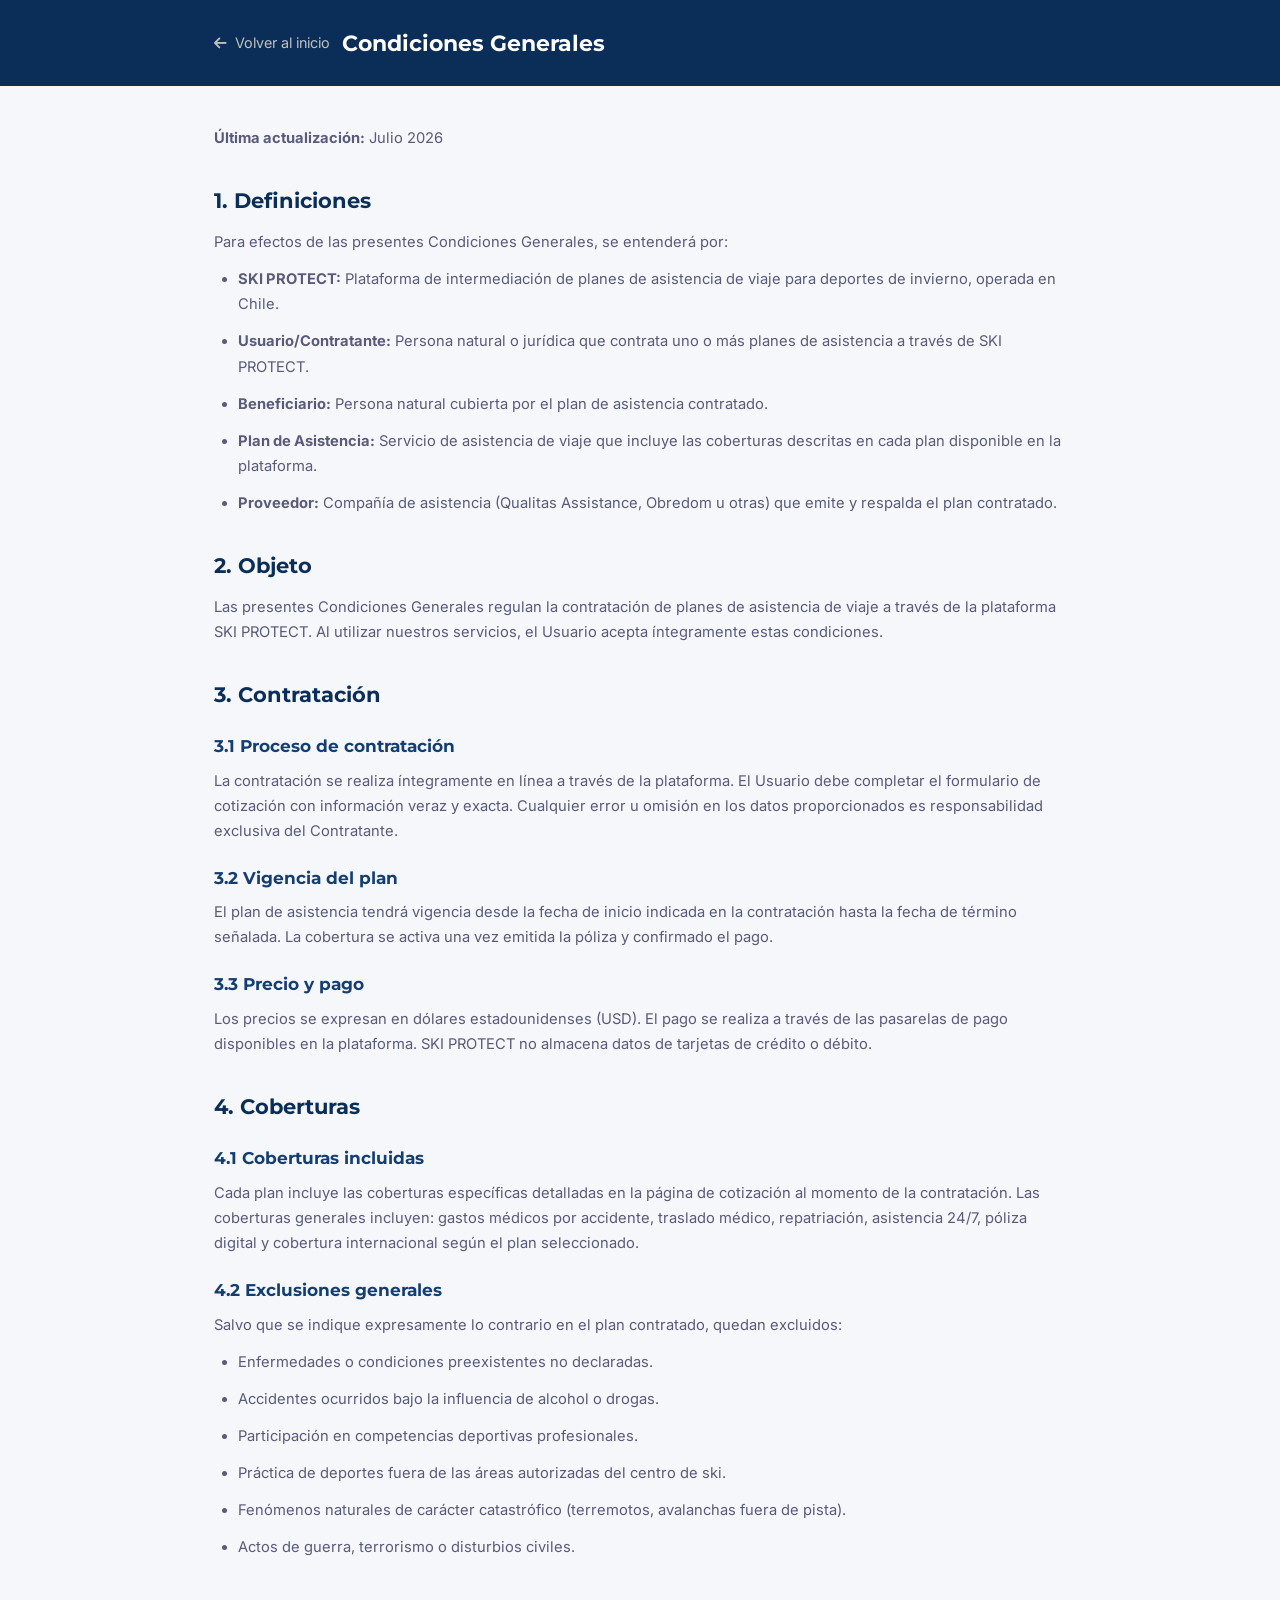
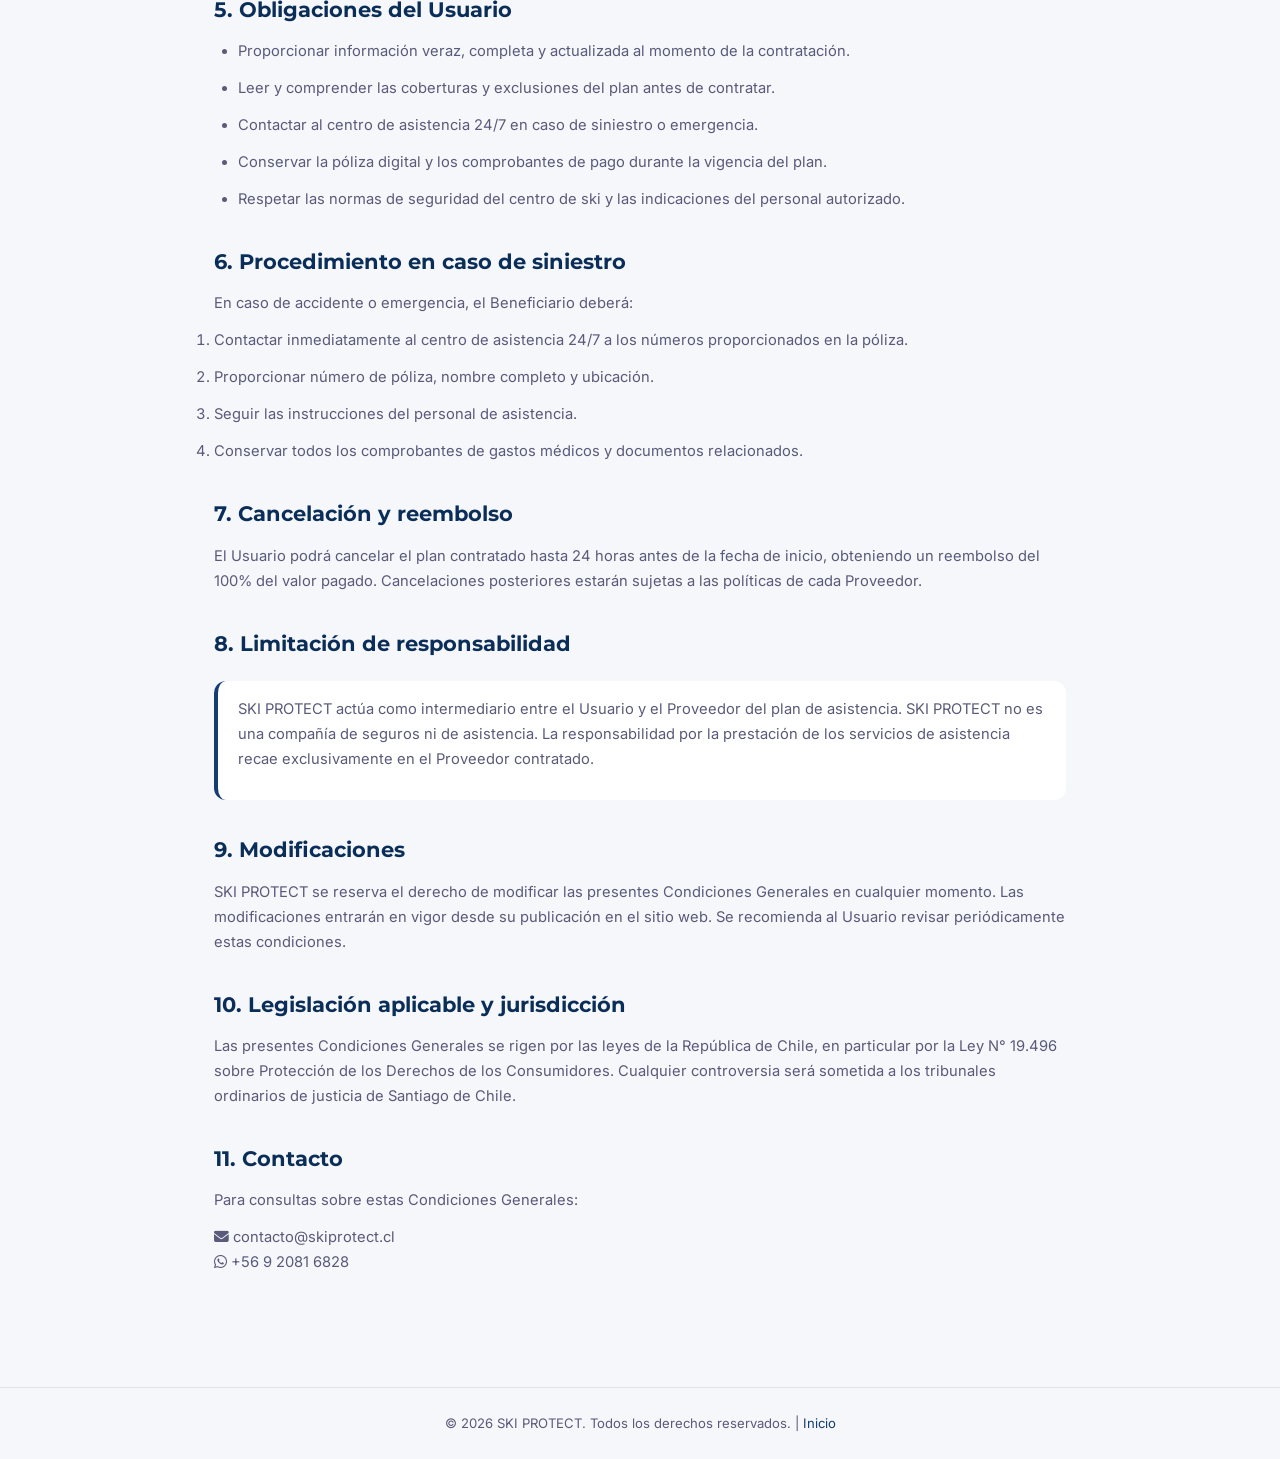
<file: condiciones-generales.html>
<!DOCTYPE html>
<html lang="es">
<head>
    <meta charset="UTF-8">
    <meta name="viewport" content="width=device-width, initial-scale=1.0">
    <title>Condiciones Generales | SKI PROTECT</title>
    <link rel="preconnect" href="https://fonts.googleapis.com">
    <link href="https://fonts.googleapis.com/css2?family=Inter:wght@300;400;500;600;700;800;900&family=Montserrat:wght@400;500;600;700;800;900&display=swap" rel="stylesheet">
    <link rel="stylesheet" href="https://cdnjs.cloudflare.com/ajax/libs/font-awesome/6.4.0/css/all.min.css">
    <link rel="icon" type="image/png" href="assets/img/logo.png">
    <style>
        :root { --navy-dark: #0B2E59; --navy-medium: #143E72; --silver: #C0C0C0; --white: #FFFFFF; --gray-bg: #F5F7FA; --text-primary: #1A1A2E; --text-secondary: #5A5A7A; --font-primary: 'Inter', sans-serif; --font-heading: 'Montserrat', sans-serif; --radius-md: 12px; --transition-fast: 0.2s ease; }
        * { margin: 0; padding: 0; box-sizing: border-box; }
        body { font-family: var(--font-primary); color: var(--text-primary); background: var(--gray-bg); line-height: 1.7; }
        .legal-header { background: var(--navy-dark); padding: 24px 0; }
        .legal-header .container { max-width: 900px; margin: 0 auto; padding: 0 24px; display: flex; align-items: center; gap: 12px; }
        .legal-header a { color: var(--silver); text-decoration: none; display: flex; align-items: center; gap: 8px; font-size: 0.9rem; transition: var(--transition-fast); }
        .legal-header a:hover { color: var(--white); }
        .legal-header h1 { color: var(--white); font-family: var(--font-heading); font-size: 1.4rem; }
        .legal-content { max-width: 900px; margin: 40px auto; padding: 0 24px 60px; }
        .legal-content h2 { font-family: var(--font-heading); color: var(--navy-dark); font-size: 1.3rem; margin: 32px 0 12px; }
        .legal-content h3 { font-family: var(--font-heading); color: var(--navy-medium); font-size: 1.05rem; margin: 20px 0 8px; }
        .legal-content p, .legal-content li { color: var(--text-secondary); margin-bottom: 12px; font-size: 0.92rem; }
        .legal-content ul { padding-left: 24px; margin-bottom: 16px; }
        .highlight { background: var(--white); border-left: 4px solid var(--navy-medium); padding: 16px 20px; border-radius: var(--radius-md); margin: 20px 0; }
        .footer-simple { text-align: center; padding: 24px; color: var(--text-secondary); font-size: 0.82rem; border-top: 1px solid #E0E4E8; }
        .footer-simple a { color: var(--navy-medium); text-decoration: none; }
    </style>
</head>
<body>
    <header class="legal-header">
        <div class="container">
            <a href="/"><i class="fas fa-arrow-left"></i> Volver al inicio</a>
            <h1>Condiciones Generales</h1>
        </div>
    </header>
    <main class="legal-content">
        <p><strong>Última actualización:</strong> Julio 2026</p>
        
        <h2>1. Definiciones</h2>
        <p>Para efectos de las presentes Condiciones Generales, se entenderá por:</p>
        <ul>
            <li><strong>SKI PROTECT:</strong> Plataforma de intermediación de planes de asistencia de viaje para deportes de invierno, operada en Chile.</li>
            <li><strong>Usuario/Contratante:</strong> Persona natural o jurídica que contrata uno o más planes de asistencia a través de SKI PROTECT.</li>
            <li><strong>Beneficiario:</strong> Persona natural cubierta por el plan de asistencia contratado.</li>
            <li><strong>Plan de Asistencia:</strong> Servicio de asistencia de viaje que incluye las coberturas descritas en cada plan disponible en la plataforma.</li>
            <li><strong>Proveedor:</strong> Compañía de asistencia (Qualitas Assistance, Obredom u otras) que emite y respalda el plan contratado.</li>
        </ul>

        <h2>2. Objeto</h2>
        <p>Las presentes Condiciones Generales regulan la contratación de planes de asistencia de viaje a través de la plataforma SKI PROTECT. Al utilizar nuestros servicios, el Usuario acepta íntegramente estas condiciones.</p>

        <h2>3. Contratación</h2>
        <h3>3.1 Proceso de contratación</h3>
        <p>La contratación se realiza íntegramente en línea a través de la plataforma. El Usuario debe completar el formulario de cotización con información veraz y exacta. Cualquier error u omisión en los datos proporcionados es responsabilidad exclusiva del Contratante.</p>

        <h3>3.2 Vigencia del plan</h3>
        <p>El plan de asistencia tendrá vigencia desde la fecha de inicio indicada en la contratación hasta la fecha de término señalada. La cobertura se activa una vez emitida la póliza y confirmado el pago.</p>

        <h3>3.3 Precio y pago</h3>
        <p>Los precios se expresan en dólares estadounidenses (USD). El pago se realiza a través de las pasarelas de pago disponibles en la plataforma. SKI PROTECT no almacena datos de tarjetas de crédito o débito.</p>

        <h2>4. Coberturas</h2>
        <h3>4.1 Coberturas incluidas</h3>
        <p>Cada plan incluye las coberturas específicas detalladas en la página de cotización al momento de la contratación. Las coberturas generales incluyen: gastos médicos por accidente, traslado médico, repatriación, asistencia 24/7, póliza digital y cobertura internacional según el plan seleccionado.</p>

        <h3>4.2 Exclusiones generales</h3>
        <p>Salvo que se indique expresamente lo contrario en el plan contratado, quedan excluidos:</p>
        <ul>
            <li>Enfermedades o condiciones preexistentes no declaradas.</li>
            <li>Accidentes ocurridos bajo la influencia de alcohol o drogas.</li>
            <li>Participación en competencias deportivas profesionales.</li>
            <li>Práctica de deportes fuera de las áreas autorizadas del centro de ski.</li>
            <li>Fenómenos naturales de carácter catastrófico (terremotos, avalanchas fuera de pista).</li>
            <li>Actos de guerra, terrorismo o disturbios civiles.</li>
        </ul>

        <h2>5. Obligaciones del Usuario</h2>
        <ul>
            <li>Proporcionar información veraz, completa y actualizada al momento de la contratación.</li>
            <li>Leer y comprender las coberturas y exclusiones del plan antes de contratar.</li>
            <li>Contactar al centro de asistencia 24/7 en caso de siniestro o emergencia.</li>
            <li>Conservar la póliza digital y los comprobantes de pago durante la vigencia del plan.</li>
            <li>Respetar las normas de seguridad del centro de ski y las indicaciones del personal autorizado.</li>
        </ul>

        <h2>6. Procedimiento en caso de siniestro</h2>
        <p>En caso de accidente o emergencia, el Beneficiario deberá:</p>
        <ol>
            <li>Contactar inmediatamente al centro de asistencia 24/7 a los números proporcionados en la póliza.</li>
            <li>Proporcionar número de póliza, nombre completo y ubicación.</li>
            <li>Seguir las instrucciones del personal de asistencia.</li>
            <li>Conservar todos los comprobantes de gastos médicos y documentos relacionados.</li>
        </ol>

        <h2 id="reembolso">7. Cancelación y reembolso</h2>
        <p>El Usuario podrá cancelar el plan contratado hasta 24 horas antes de la fecha de inicio, obteniendo un reembolso del 100% del valor pagado. Cancelaciones posteriores estarán sujetas a las políticas de cada Proveedor.</p>

        <h2>8. Limitación de responsabilidad</h2>
        <div class="highlight">
            <p>SKI PROTECT actúa como intermediario entre el Usuario y el Proveedor del plan de asistencia. SKI PROTECT no es una compañía de seguros ni de asistencia. La responsabilidad por la prestación de los servicios de asistencia recae exclusivamente en el Proveedor contratado.</p>
        </div>

        <h2>9. Modificaciones</h2>
        <p>SKI PROTECT se reserva el derecho de modificar las presentes Condiciones Generales en cualquier momento. Las modificaciones entrarán en vigor desde su publicación en el sitio web. Se recomienda al Usuario revisar periódicamente estas condiciones.</p>

        <h2>10. Legislación aplicable y jurisdicción</h2>
        <p>Las presentes Condiciones Generales se rigen por las leyes de la República de Chile, en particular por la Ley N° 19.496 sobre Protección de los Derechos de los Consumidores. Cualquier controversia será sometida a los tribunales ordinarios de justicia de Santiago de Chile.</p>

        <h2>11. Contacto</h2>
        <p>Para consultas sobre estas Condiciones Generales:</p>
        <p><i class="fas fa-envelope"></i> contacto@skiprotect.cl<br>
        <i class="fab fa-whatsapp"></i> +56 9 2081 6828</p>
    </main>
    <footer class="footer-simple">
        <p>&copy; 2026 SKI PROTECT. Todos los derechos reservados. | <a href="/">Inicio</a></p>
    </footer>
</body>
</html>
</file>
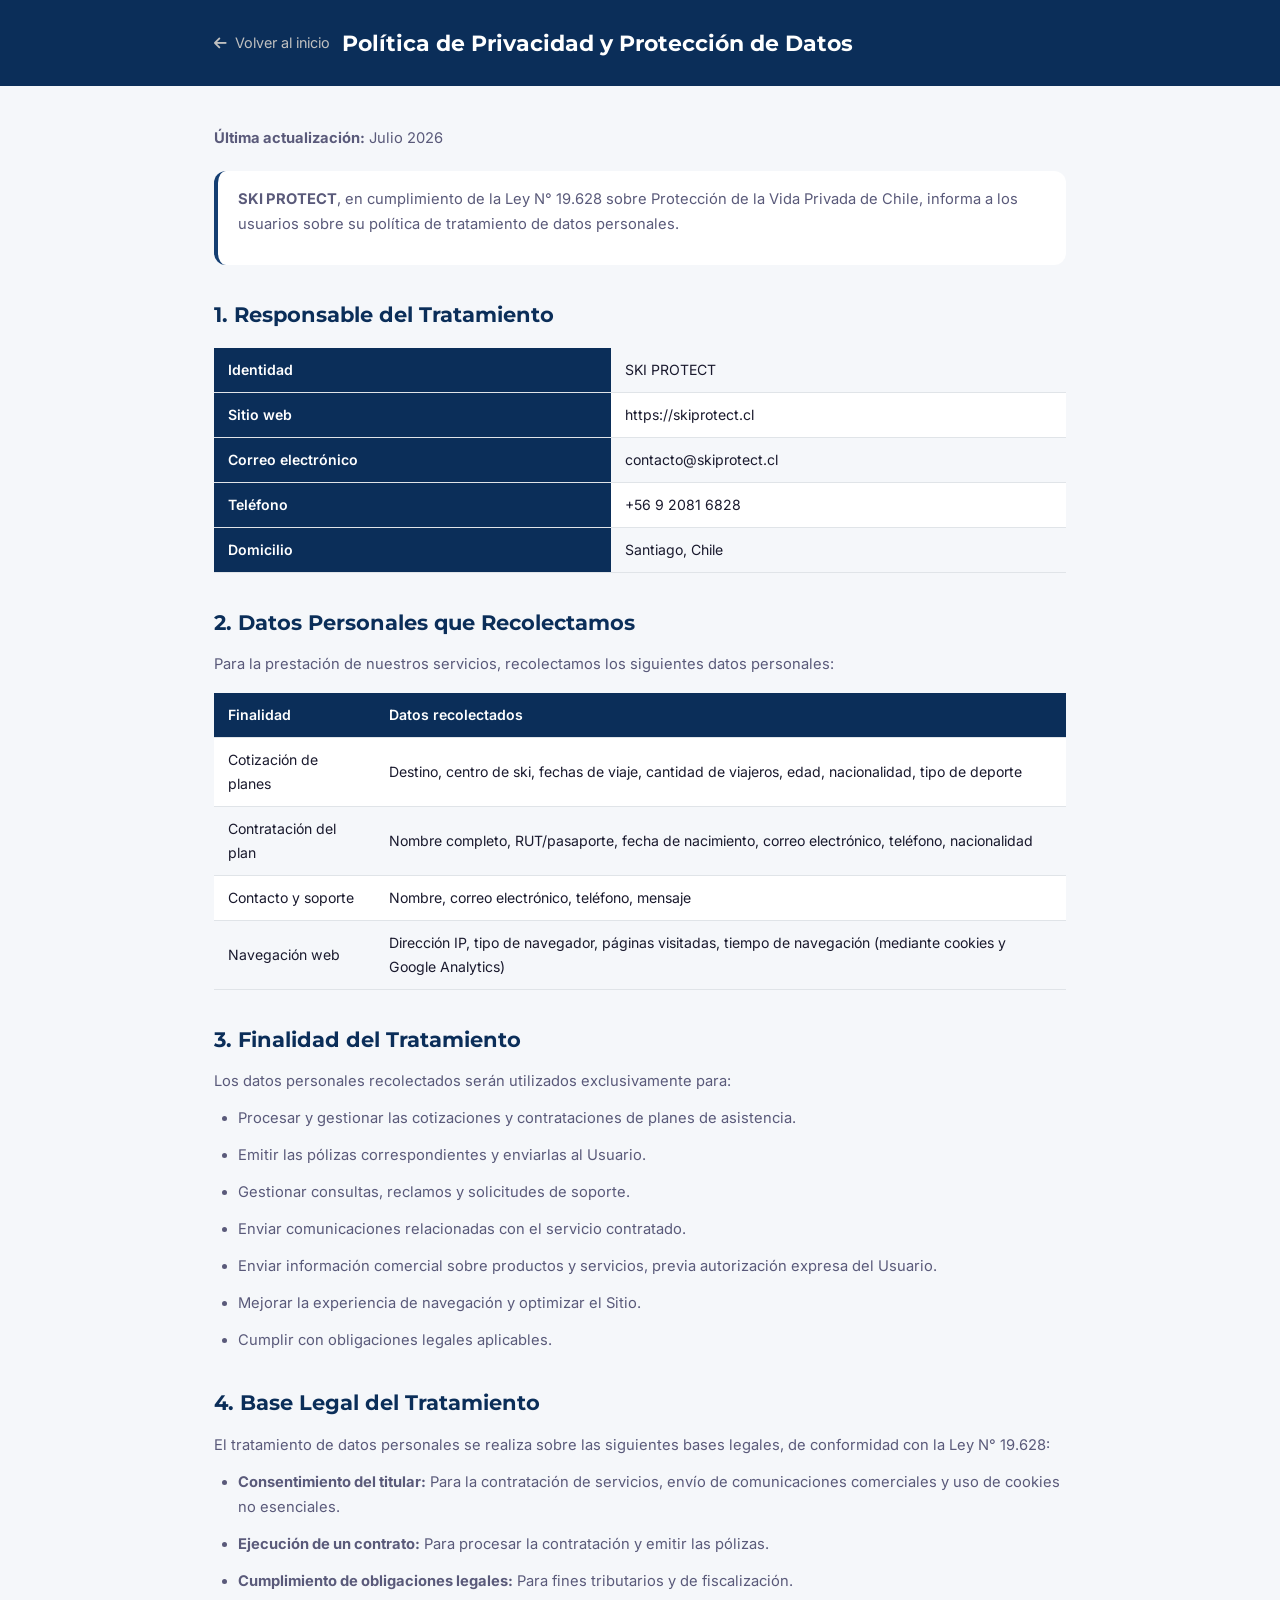
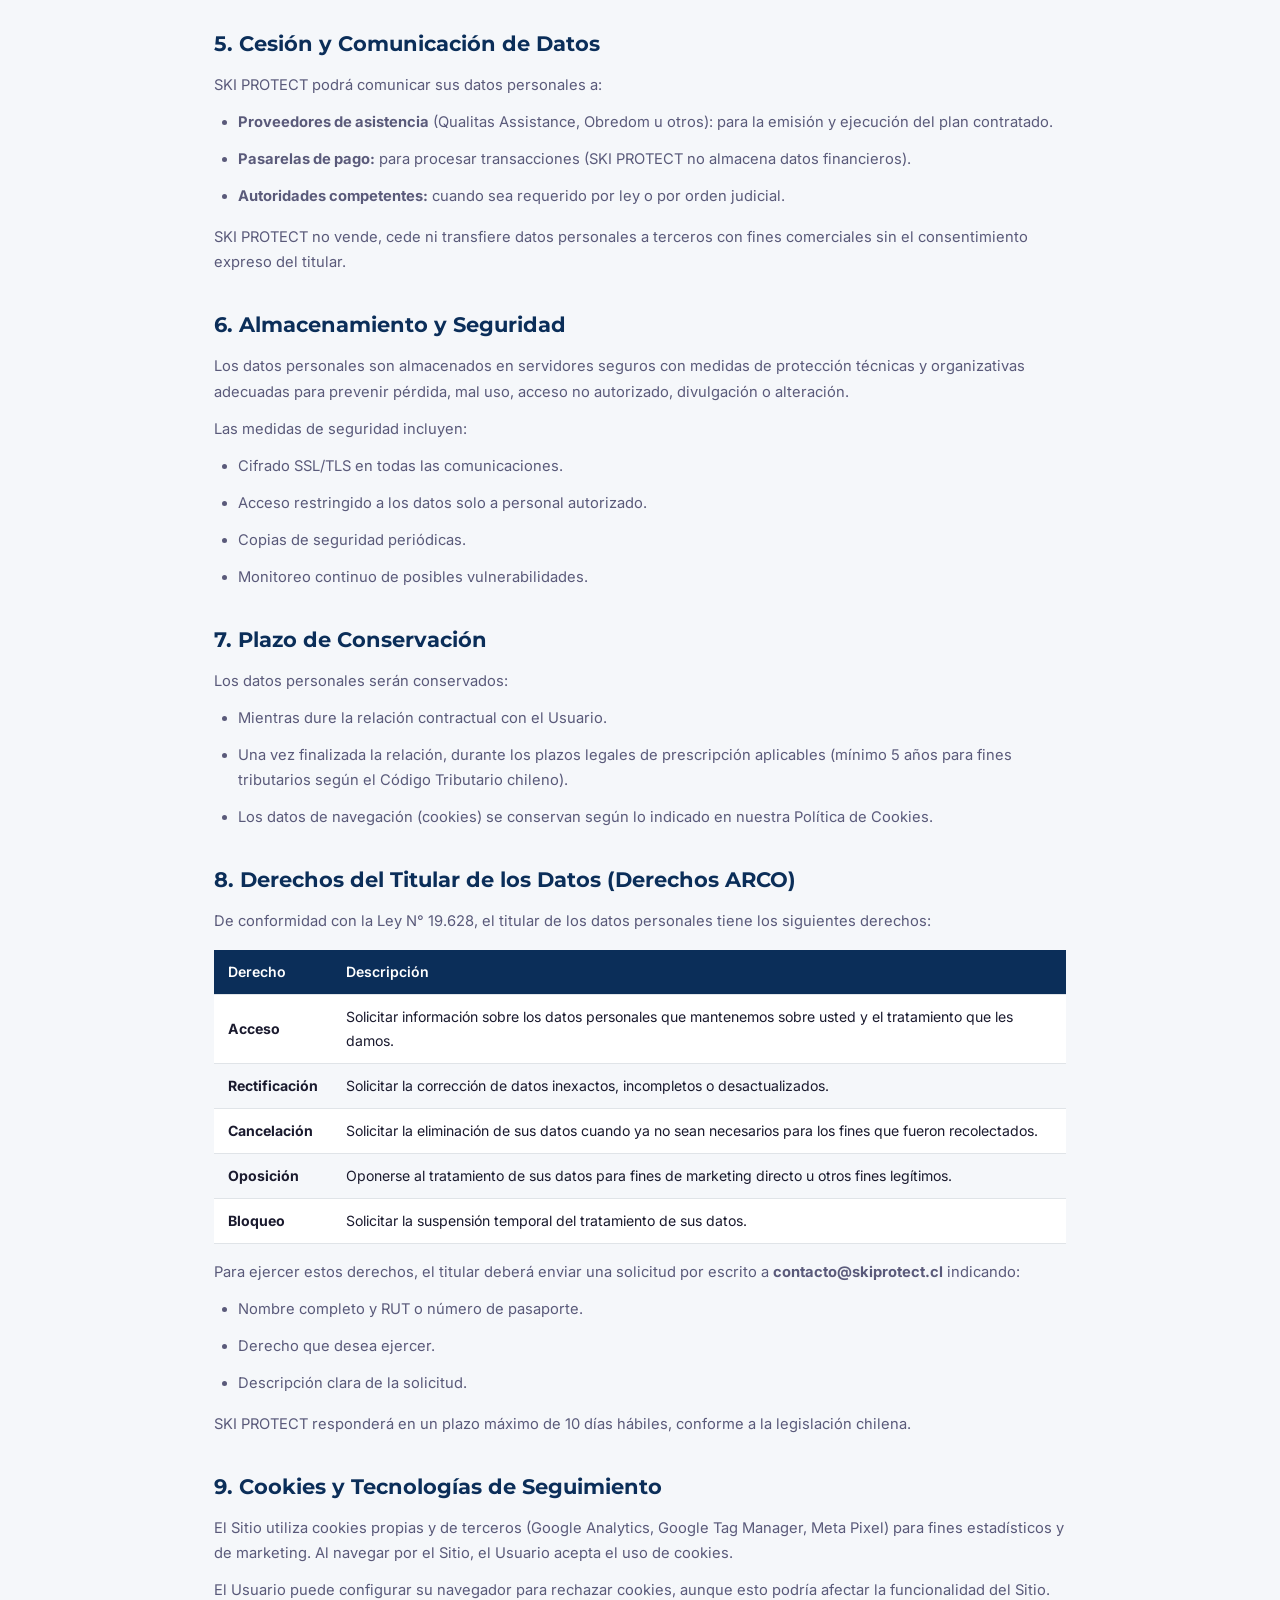
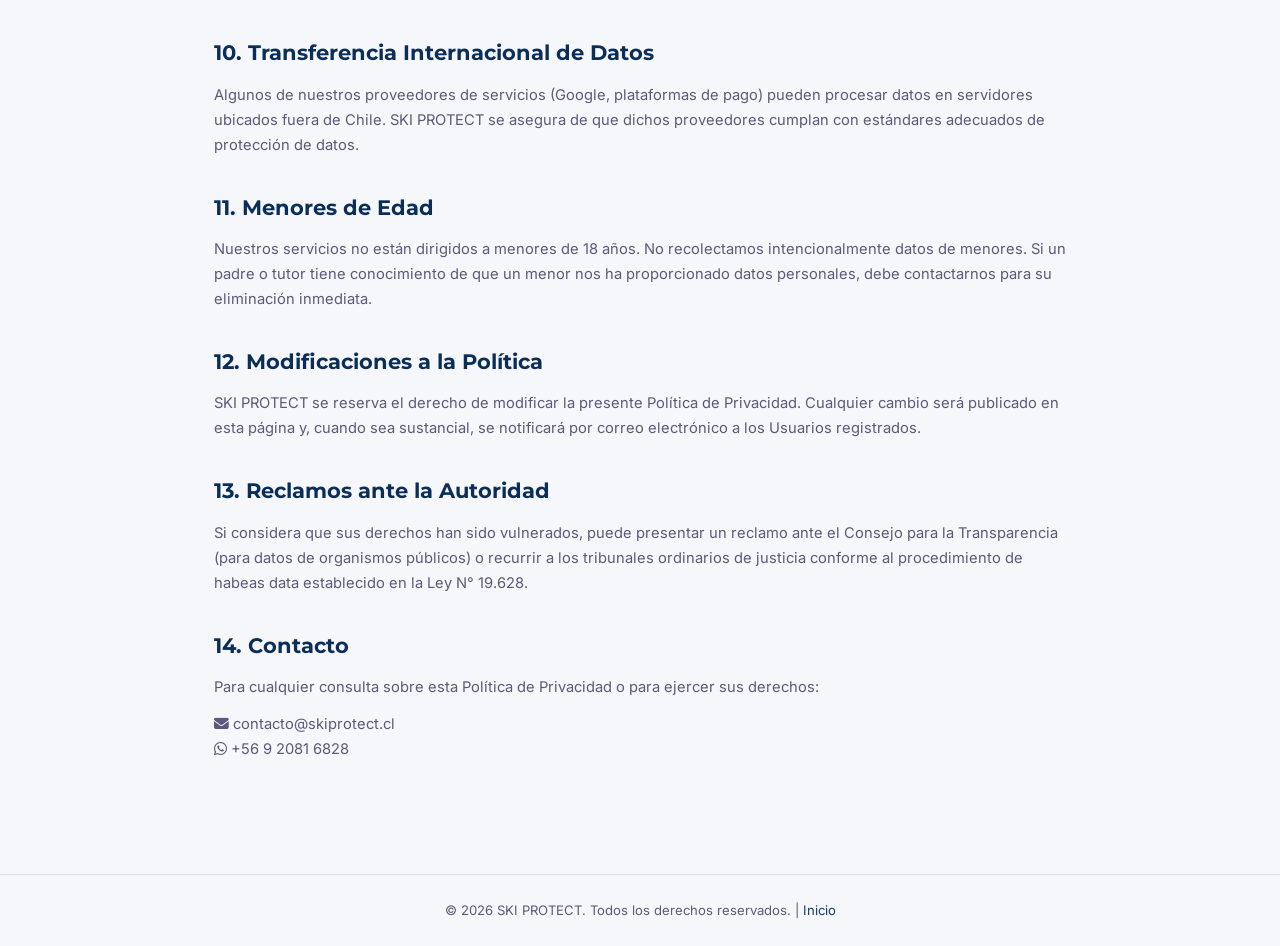
<file: privacidad.html>
<!DOCTYPE html>
<html lang="es">
<head>
    <meta charset="UTF-8">
    <meta name="viewport" content="width=device-width, initial-scale=1.0">
    <title>Política de Privacidad y Protección de Datos | SKI PROTECT</title>
    <link rel="preconnect" href="https://fonts.googleapis.com">
    <link href="https://fonts.googleapis.com/css2?family=Inter:wght@300;400;500;600;700;800;900&family=Montserrat:wght@400;500;600;700;800;900&display=swap" rel="stylesheet">
    <link rel="stylesheet" href="https://cdnjs.cloudflare.com/ajax/libs/font-awesome/6.4.0/css/all.min.css">
    <link rel="icon" type="image/png" href="assets/img/logo.png">
    <style>
        :root { --navy-dark: #0B2E59; --navy-medium: #143E72; --silver: #C0C0C0; --white: #FFFFFF; --gray-bg: #F5F7FA; --text-primary: #1A1A2E; --text-secondary: #5A5A7A; --font-primary: 'Inter', sans-serif; --font-heading: 'Montserrat', sans-serif; --radius-md: 12px; --transition-fast: 0.2s ease; }
        * { margin: 0; padding: 0; box-sizing: border-box; }
        body { font-family: var(--font-primary); color: var(--text-primary); background: var(--gray-bg); line-height: 1.7; }
        .legal-header { background: var(--navy-dark); padding: 24px 0; }
        .legal-header .container { max-width: 900px; margin: 0 auto; padding: 0 24px; display: flex; align-items: center; gap: 12px; }
        .legal-header a { color: var(--silver); text-decoration: none; display: flex; align-items: center; gap: 8px; font-size: 0.9rem; transition: var(--transition-fast); }
        .legal-header a:hover { color: var(--white); }
        .legal-header h1 { color: var(--white); font-family: var(--font-heading); font-size: 1.4rem; }
        .legal-content { max-width: 900px; margin: 40px auto; padding: 0 24px 60px; }
        .legal-content h2 { font-family: var(--font-heading); color: var(--navy-dark); font-size: 1.3rem; margin: 32px 0 12px; }
        .legal-content h3 { font-family: var(--font-heading); color: var(--navy-medium); font-size: 1.05rem; margin: 20px 0 8px; }
        .legal-content p, .legal-content li { color: var(--text-secondary); margin-bottom: 12px; font-size: 0.92rem; }
        .legal-content ul { padding-left: 24px; margin-bottom: 16px; }
        .highlight { background: var(--white); border-left: 4px solid var(--navy-medium); padding: 16px 20px; border-radius: var(--radius-md); margin: 20px 0; }
        .footer-simple { text-align: center; padding: 24px; color: var(--text-secondary); font-size: 0.82rem; border-top: 1px solid #E0E4E8; }
        .footer-simple a { color: var(--navy-medium); text-decoration: none; }
        table { width: 100%; border-collapse: collapse; margin: 16px 0; font-size: 0.88rem; }
        th, td { text-align: left; padding: 10px 14px; border-bottom: 1px solid #E0E4E8; }
        th { background: var(--navy-dark); color: var(--white); font-weight: 600; }
        tr:nth-child(even) { background: var(--white); }
    </style>
</head>
<body>
    <header class="legal-header">
        <div class="container">
            <a href="/"><i class="fas fa-arrow-left"></i> Volver al inicio</a>
            <h1>Política de Privacidad y Protección de Datos</h1>
        </div>
    </header>
    <main class="legal-content">
        <p><strong>Última actualización:</strong> Julio 2026</p>

        <div class="highlight">
            <p><strong>SKI PROTECT</strong>, en cumplimiento de la Ley N° 19.628 sobre Protección de la Vida Privada de Chile, informa a los usuarios sobre su política de tratamiento de datos personales.</p>
        </div>

        <h2>1. Responsable del Tratamiento</h2>
        <table>
            <tr><th>Identidad</th><td>SKI PROTECT</td></tr>
            <tr><th>Sitio web</th><td>https://skiprotect.cl</td></tr>
            <tr><th>Correo electrónico</th><td>contacto@skiprotect.cl</td></tr>
            <tr><th>Teléfono</th><td>+56 9 2081 6828</td></tr>
            <tr><th>Domicilio</th><td>Santiago, Chile</td></tr>
        </table>

        <h2>2. Datos Personales que Recolectamos</h2>
        <p>Para la prestación de nuestros servicios, recolectamos los siguientes datos personales:</p>
        <table>
            <tr><th>Finalidad</th><th>Datos recolectados</th></tr>
            <tr><td>Cotización de planes</td><td>Destino, centro de ski, fechas de viaje, cantidad de viajeros, edad, nacionalidad, tipo de deporte</td></tr>
            <tr><td>Contratación del plan</td><td>Nombre completo, RUT/pasaporte, fecha de nacimiento, correo electrónico, teléfono, nacionalidad</td></tr>
            <tr><td>Contacto y soporte</td><td>Nombre, correo electrónico, teléfono, mensaje</td></tr>
            <tr><td>Navegación web</td><td>Dirección IP, tipo de navegador, páginas visitadas, tiempo de navegación (mediante cookies y Google Analytics)</td></tr>
        </table>

        <h2>3. Finalidad del Tratamiento</h2>
        <p>Los datos personales recolectados serán utilizados exclusivamente para:</p>
        <ul>
            <li>Procesar y gestionar las cotizaciones y contrataciones de planes de asistencia.</li>
            <li>Emitir las pólizas correspondientes y enviarlas al Usuario.</li>
            <li>Gestionar consultas, reclamos y solicitudes de soporte.</li>
            <li>Enviar comunicaciones relacionadas con el servicio contratado.</li>
            <li>Enviar información comercial sobre productos y servicios, previa autorización expresa del Usuario.</li>
            <li>Mejorar la experiencia de navegación y optimizar el Sitio.</li>
            <li>Cumplir con obligaciones legales aplicables.</li>
        </ul>

        <h2>4. Base Legal del Tratamiento</h2>
        <p>El tratamiento de datos personales se realiza sobre las siguientes bases legales, de conformidad con la Ley N° 19.628:</p>
        <ul>
            <li><strong>Consentimiento del titular:</strong> Para la contratación de servicios, envío de comunicaciones comerciales y uso de cookies no esenciales.</li>
            <li><strong>Ejecución de un contrato:</strong> Para procesar la contratación y emitir las pólizas.</li>
            <li><strong>Cumplimiento de obligaciones legales:</strong> Para fines tributarios y de fiscalización.</li>
        </ul>

        <h2>5. Cesión y Comunicación de Datos</h2>
        <p>SKI PROTECT podrá comunicar sus datos personales a:</p>
        <ul>
            <li><strong>Proveedores de asistencia</strong> (Qualitas Assistance, Obredom u otros): para la emisión y ejecución del plan contratado.</li>
            <li><strong>Pasarelas de pago:</strong> para procesar transacciones (SKI PROTECT no almacena datos financieros).</li>
            <li><strong>Autoridades competentes:</strong> cuando sea requerido por ley o por orden judicial.</li>
        </ul>
        <p>SKI PROTECT no vende, cede ni transfiere datos personales a terceros con fines comerciales sin el consentimiento expreso del titular.</p>

        <h2>6. Almacenamiento y Seguridad</h2>
        <p>Los datos personales son almacenados en servidores seguros con medidas de protección técnicas y organizativas adecuadas para prevenir pérdida, mal uso, acceso no autorizado, divulgación o alteración.</p>
        <p>Las medidas de seguridad incluyen:</p>
        <ul>
            <li>Cifrado SSL/TLS en todas las comunicaciones.</li>
            <li>Acceso restringido a los datos solo a personal autorizado.</li>
            <li>Copias de seguridad periódicas.</li>
            <li>Monitoreo continuo de posibles vulnerabilidades.</li>
        </ul>

        <h2>7. Plazo de Conservación</h2>
        <p>Los datos personales serán conservados:</p>
        <ul>
            <li>Mientras dure la relación contractual con el Usuario.</li>
            <li>Una vez finalizada la relación, durante los plazos legales de prescripción aplicables (mínimo 5 años para fines tributarios según el Código Tributario chileno).</li>
            <li>Los datos de navegación (cookies) se conservan según lo indicado en nuestra Política de Cookies.</li>
        </ul>

        <h2>8. Derechos del Titular de los Datos (Derechos ARCO)</h2>
        <p>De conformidad con la Ley N° 19.628, el titular de los datos personales tiene los siguientes derechos:</p>
        <table>
            <tr><th>Derecho</th><th>Descripción</th></tr>
            <tr><td><strong>Acceso</strong></td><td>Solicitar información sobre los datos personales que mantenemos sobre usted y el tratamiento que les damos.</td></tr>
            <tr><td><strong>Rectificación</strong></td><td>Solicitar la corrección de datos inexactos, incompletos o desactualizados.</td></tr>
            <tr><td><strong>Cancelación</strong></td><td>Solicitar la eliminación de sus datos cuando ya no sean necesarios para los fines que fueron recolectados.</td></tr>
            <tr><td><strong>Oposición</strong></td><td>Oponerse al tratamiento de sus datos para fines de marketing directo u otros fines legítimos.</td></tr>
            <tr><td><strong>Bloqueo</strong></td><td>Solicitar la suspensión temporal del tratamiento de sus datos.</td></tr>
        </table>
        <p>Para ejercer estos derechos, el titular deberá enviar una solicitud por escrito a <strong>contacto@skiprotect.cl</strong> indicando:</p>
        <ul>
            <li>Nombre completo y RUT o número de pasaporte.</li>
            <li>Derecho que desea ejercer.</li>
            <li>Descripción clara de la solicitud.</li>
        </ul>
        <p>SKI PROTECT responderá en un plazo máximo de 10 días hábiles, conforme a la legislación chilena.</p>

        <h2>9. Cookies y Tecnologías de Seguimiento</h2>
        <p>El Sitio utiliza cookies propias y de terceros (Google Analytics, Google Tag Manager, Meta Pixel) para fines estadísticos y de marketing. Al navegar por el Sitio, el Usuario acepta el uso de cookies.</p>
        <p>El Usuario puede configurar su navegador para rechazar cookies, aunque esto podría afectar la funcionalidad del Sitio.</p>

        <h2>10. Transferencia Internacional de Datos</h2>
        <p>Algunos de nuestros proveedores de servicios (Google, plataformas de pago) pueden procesar datos en servidores ubicados fuera de Chile. SKI PROTECT se asegura de que dichos proveedores cumplan con estándares adecuados de protección de datos.</p>

        <h2>11. Menores de Edad</h2>
        <p>Nuestros servicios no están dirigidos a menores de 18 años. No recolectamos intencionalmente datos de menores. Si un padre o tutor tiene conocimiento de que un menor nos ha proporcionado datos personales, debe contactarnos para su eliminación inmediata.</p>

        <h2>12. Modificaciones a la Política</h2>
        <p>SKI PROTECT se reserva el derecho de modificar la presente Política de Privacidad. Cualquier cambio será publicado en esta página y, cuando sea sustancial, se notificará por correo electrónico a los Usuarios registrados.</p>

        <h2>13. Reclamos ante la Autoridad</h2>
        <p>Si considera que sus derechos han sido vulnerados, puede presentar un reclamo ante el Consejo para la Transparencia (para datos de organismos públicos) o recurrir a los tribunales ordinarios de justicia conforme al procedimiento de habeas data establecido en la Ley N° 19.628.</p>

        <h2>14. Contacto</h2>
        <p>Para cualquier consulta sobre esta Política de Privacidad o para ejercer sus derechos:</p>
        <p>
            <i class="fas fa-envelope"></i> contacto@skiprotect.cl<br>
            <i class="fab fa-whatsapp"></i> +56 9 2081 6828
        </p>
    </main>
    <footer class="footer-simple">
        <p>&copy; 2026 SKI PROTECT. Todos los derechos reservados. | <a href="/">Inicio</a></p>
    </footer>
</body>
</html>
</file>
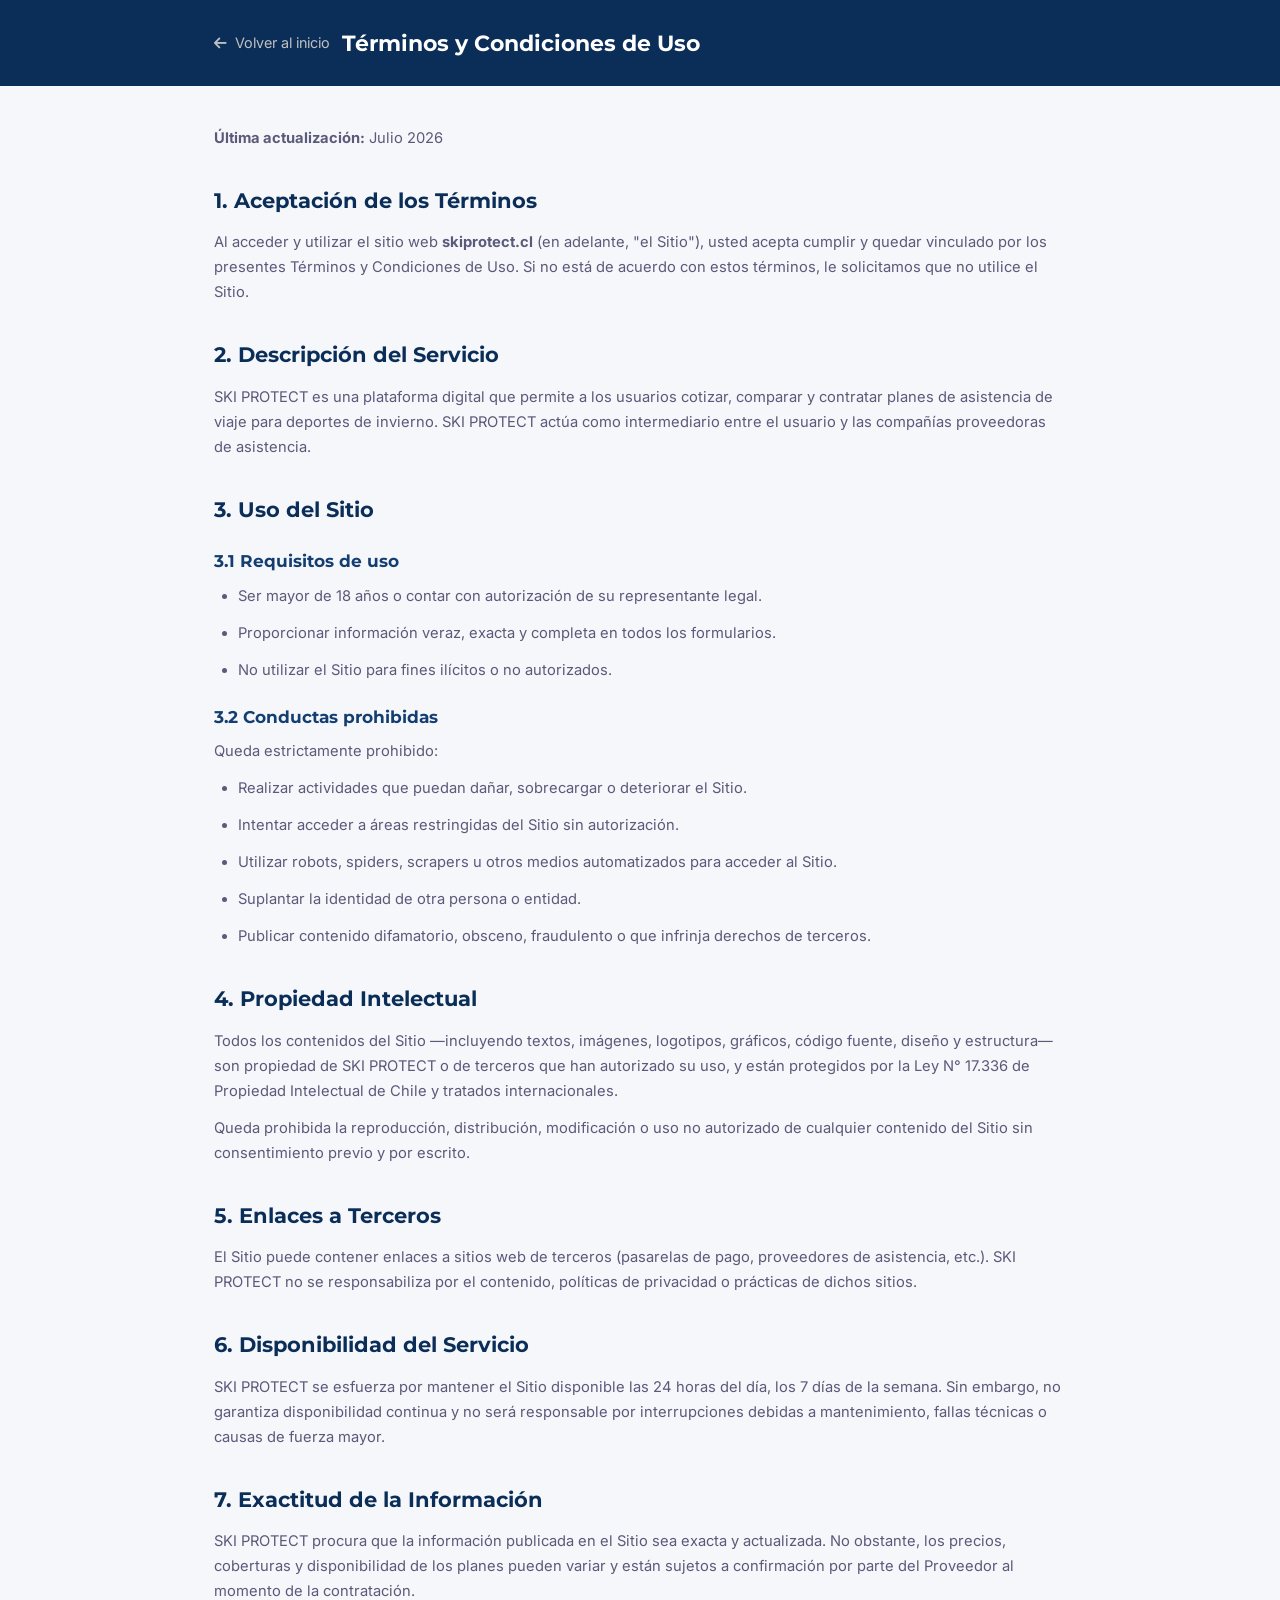
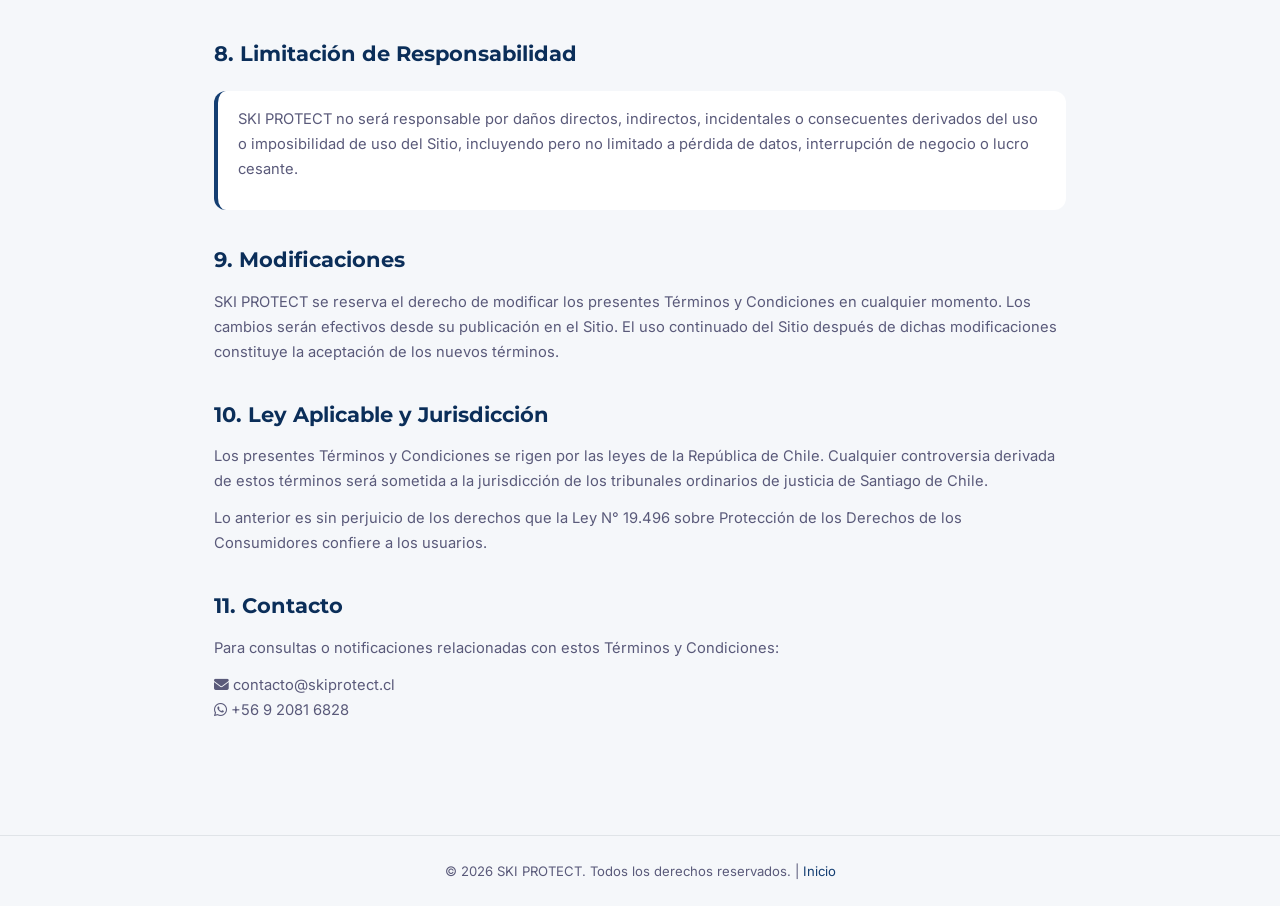
<file: terminos.html>
<!DOCTYPE html>
<html lang="es">
<head>
    <meta charset="UTF-8">
    <meta name="viewport" content="width=device-width, initial-scale=1.0">
    <title>Términos y Condiciones de Uso | SKI PROTECT</title>
    <link rel="preconnect" href="https://fonts.googleapis.com">
    <link href="https://fonts.googleapis.com/css2?family=Inter:wght@300;400;500;600;700;800;900&family=Montserrat:wght@400;500;600;700;800;900&display=swap" rel="stylesheet">
    <link rel="stylesheet" href="https://cdnjs.cloudflare.com/ajax/libs/font-awesome/6.4.0/css/all.min.css">
    <link rel="icon" type="image/png" href="assets/img/logo.png">
    <style>
        :root { --navy-dark: #0B2E59; --navy-medium: #143E72; --silver: #C0C0C0; --white: #FFFFFF; --gray-bg: #F5F7FA; --text-primary: #1A1A2E; --text-secondary: #5A5A7A; --font-primary: 'Inter', sans-serif; --font-heading: 'Montserrat', sans-serif; --radius-md: 12px; --transition-fast: 0.2s ease; }
        * { margin: 0; padding: 0; box-sizing: border-box; }
        body { font-family: var(--font-primary); color: var(--text-primary); background: var(--gray-bg); line-height: 1.7; }
        .legal-header { background: var(--navy-dark); padding: 24px 0; }
        .legal-header .container { max-width: 900px; margin: 0 auto; padding: 0 24px; display: flex; align-items: center; gap: 12px; }
        .legal-header a { color: var(--silver); text-decoration: none; display: flex; align-items: center; gap: 8px; font-size: 0.9rem; transition: var(--transition-fast); }
        .legal-header a:hover { color: var(--white); }
        .legal-header h1 { color: var(--white); font-family: var(--font-heading); font-size: 1.4rem; }
        .legal-content { max-width: 900px; margin: 40px auto; padding: 0 24px 60px; }
        .legal-content h2 { font-family: var(--font-heading); color: var(--navy-dark); font-size: 1.3rem; margin: 32px 0 12px; }
        .legal-content h3 { font-family: var(--font-heading); color: var(--navy-medium); font-size: 1.05rem; margin: 20px 0 8px; }
        .legal-content p, .legal-content li { color: var(--text-secondary); margin-bottom: 12px; font-size: 0.92rem; }
        .legal-content ul, .legal-content ol { padding-left: 24px; margin-bottom: 16px; }
        .highlight { background: var(--white); border-left: 4px solid var(--navy-medium); padding: 16px 20px; border-radius: var(--radius-md); margin: 20px 0; }
        .footer-simple { text-align: center; padding: 24px; color: var(--text-secondary); font-size: 0.82rem; border-top: 1px solid #E0E4E8; }
        .footer-simple a { color: var(--navy-medium); text-decoration: none; }
    </style>
</head>
<body>
    <header class="legal-header">
        <div class="container">
            <a href="/"><i class="fas fa-arrow-left"></i> Volver al inicio</a>
            <h1>Términos y Condiciones de Uso</h1>
        </div>
    </header>
    <main class="legal-content">
        <p><strong>Última actualización:</strong> Julio 2026</p>

        <h2>1. Aceptación de los Términos</h2>
        <p>Al acceder y utilizar el sitio web <strong>skiprotect.cl</strong> (en adelante, "el Sitio"), usted acepta cumplir y quedar vinculado por los presentes Términos y Condiciones de Uso. Si no está de acuerdo con estos términos, le solicitamos que no utilice el Sitio.</p>

        <h2>2. Descripción del Servicio</h2>
        <p>SKI PROTECT es una plataforma digital que permite a los usuarios cotizar, comparar y contratar planes de asistencia de viaje para deportes de invierno. SKI PROTECT actúa como intermediario entre el usuario y las compañías proveedoras de asistencia.</p>

        <h2>3. Uso del Sitio</h2>
        <h3>3.1 Requisitos de uso</h3>
        <ul>
            <li>Ser mayor de 18 años o contar con autorización de su representante legal.</li>
            <li>Proporcionar información veraz, exacta y completa en todos los formularios.</li>
            <li>No utilizar el Sitio para fines ilícitos o no autorizados.</li>
        </ul>

        <h3>3.2 Conductas prohibidas</h3>
        <p>Queda estrictamente prohibido:</p>
        <ul>
            <li>Realizar actividades que puedan dañar, sobrecargar o deteriorar el Sitio.</li>
            <li>Intentar acceder a áreas restringidas del Sitio sin autorización.</li>
            <li>Utilizar robots, spiders, scrapers u otros medios automatizados para acceder al Sitio.</li>
            <li>Suplantar la identidad de otra persona o entidad.</li>
            <li>Publicar contenido difamatorio, obsceno, fraudulento o que infrinja derechos de terceros.</li>
        </ul>

        <h2>4. Propiedad Intelectual</h2>
        <p>Todos los contenidos del Sitio —incluyendo textos, imágenes, logotipos, gráficos, código fuente, diseño y estructura— son propiedad de SKI PROTECT o de terceros que han autorizado su uso, y están protegidos por la Ley N° 17.336 de Propiedad Intelectual de Chile y tratados internacionales.</p>
        <p>Queda prohibida la reproducción, distribución, modificación o uso no autorizado de cualquier contenido del Sitio sin consentimiento previo y por escrito.</p>

        <h2>5. Enlaces a Terceros</h2>
        <p>El Sitio puede contener enlaces a sitios web de terceros (pasarelas de pago, proveedores de asistencia, etc.). SKI PROTECT no se responsabiliza por el contenido, políticas de privacidad o prácticas de dichos sitios.</p>

        <h2>6. Disponibilidad del Servicio</h2>
        <p>SKI PROTECT se esfuerza por mantener el Sitio disponible las 24 horas del día, los 7 días de la semana. Sin embargo, no garantiza disponibilidad continua y no será responsable por interrupciones debidas a mantenimiento, fallas técnicas o causas de fuerza mayor.</p>

        <h2>7. Exactitud de la Información</h2>
        <p>SKI PROTECT procura que la información publicada en el Sitio sea exacta y actualizada. No obstante, los precios, coberturas y disponibilidad de los planes pueden variar y están sujetos a confirmación por parte del Proveedor al momento de la contratación.</p>

        <h2>8. Limitación de Responsabilidad</h2>
        <div class="highlight">
            <p>SKI PROTECT no será responsable por daños directos, indirectos, incidentales o consecuentes derivados del uso o imposibilidad de uso del Sitio, incluyendo pero no limitado a pérdida de datos, interrupción de negocio o lucro cesante.</p>
        </div>

        <h2>9. Modificaciones</h2>
        <p>SKI PROTECT se reserva el derecho de modificar los presentes Términos y Condiciones en cualquier momento. Los cambios serán efectivos desde su publicación en el Sitio. El uso continuado del Sitio después de dichas modificaciones constituye la aceptación de los nuevos términos.</p>

        <h2>10. Ley Aplicable y Jurisdicción</h2>
        <p>Los presentes Términos y Condiciones se rigen por las leyes de la República de Chile. Cualquier controversia derivada de estos términos será sometida a la jurisdicción de los tribunales ordinarios de justicia de Santiago de Chile.</p>
        <p>Lo anterior es sin perjuicio de los derechos que la Ley N° 19.496 sobre Protección de los Derechos de los Consumidores confiere a los usuarios.</p>

        <h2>11. Contacto</h2>
        <p>Para consultas o notificaciones relacionadas con estos Términos y Condiciones:</p>
        <p><i class="fas fa-envelope"></i> contacto@skiprotect.cl<br>
        <i class="fab fa-whatsapp"></i> +56 9 2081 6828</p>
    </main>
    <footer class="footer-simple">
        <p>&copy; 2026 SKI PROTECT. Todos los derechos reservados. | <a href="/">Inicio</a></p>
    </footer>
</body>
</html>
</file>
<file: assets/css/style.css>
/* ============================================================
   SKI PROTECT - Premium Ski Insurance Platform
   Main Stylesheet
   ============================================================ */

/* ─── CSS Custom Properties ─── */
:root {
    /* Colors */
    --navy-dark: #0B2E59;
    --navy-medium: #143E72;
    --navy-light: #1A508C;
    --silver: #C0C0C0;
    --silver-light: #D8D8D8;
    --silver-dark: #8A8A8A;
    --gray-bg: #F5F7FA;
    --white: #FFFFFF;
    --black: #0A0A0A;

    /* Accent */
    --accent-green: #00A86B;
    --accent-green-hover: #008F5A;
    --accent-blue: #2196F3;

    /* Text */
    --text-primary: #1A1A2E;
    --text-secondary: #5A5A7A;
    --text-light: #8A8AA0;

    /* Gradients */
    --gradient-hero: linear-gradient(135deg, #0B2E59 0%, #143E72 50%, #0B2E59 100%);
    --gradient-silver: linear-gradient(135deg, #C0C0C0 0%, #E8E8E8 50%, #A0A0A0 100%);
    --gradient-card: linear-gradient(180deg, rgba(11,46,89,0.97) 0%, rgba(20,62,114,0.95) 100%);

    /* Typography */
    --font-primary: 'Inter', -apple-system, BlinkMacSystemFont, sans-serif;
    --font-heading: 'Montserrat', 'Inter', -apple-system, BlinkMacSystemFont, sans-serif;

    /* Spacing */
    --section-padding: 100px 0;
    --container-max: 1240px;
    --container-padding: 0 24px;

    /* Shadows */
    --shadow-sm: 0 2px 8px rgba(0,0,0,0.08);
    --shadow-md: 0 4px 20px rgba(0,0,0,0.12);
    --shadow-lg: 0 8px 40px rgba(0,0,0,0.16);
    --shadow-xl: 0 16px 60px rgba(0,0,0,0.2);
    --shadow-glow: 0 0 30px rgba(192,192,192,0.15);

    /* Transitions */
    --transition-fast: 0.2s cubic-bezier(0.4, 0, 0.2, 1);
    --transition-base: 0.3s cubic-bezier(0.4, 0, 0.2, 1);
    --transition-slow: 0.5s cubic-bezier(0.4, 0, 0.2, 1);

    /* Border Radius */
    --radius-sm: 6px;
    --radius-md: 12px;
    --radius-lg: 20px;
    --radius-xl: 28px;
}

/* ─── Reset & Base ─── */
*, *::before, *::after {
    margin: 0;
    padding: 0;
    box-sizing: border-box;
}

html {
    scroll-behavior: smooth;
    font-size: 16px;
}

body {
    font-family: var(--font-primary);
    color: var(--text-primary);
    background: var(--white);
    line-height: 1.7;
    overflow-x: hidden;
    -webkit-font-smoothing: antialiased;
    -moz-osx-font-smoothing: grayscale;
}

::selection {
    background: var(--navy-medium);
    color: var(--white);
}

.container {
    max-width: var(--container-max);
    margin: 0 auto;
    padding: var(--container-padding);
}

/* ─── Language Bar ─── */
.lang-bar {
    background: var(--navy-dark);
    padding: 8px 0;
    font-size: 0.78rem;
    position: relative;
    z-index: 1001;
}

.lang-bar .container {
    display: flex;
    justify-content: space-between;
    align-items: center;
}

.lang-selector {
    display: flex;
    align-items: center;
    gap: 2px;
}

.lang-btn {
    background: none;
    border: none;
    color: var(--silver-light);
    cursor: pointer;
    font-size: 0.75rem;
    font-weight: 600;
    padding: 2px 6px;
    border-radius: 3px;
    transition: var(--transition-fast);
    font-family: var(--font-primary);
    letter-spacing: 0.5px;
}

.lang-btn:hover, .lang-btn.active {
    color: var(--white);
    background: rgba(255,255,255,0.1);
}

.lang-divider {
    color: rgba(255,255,255,0.2);
    font-size: 0.7rem;
}

.lang-bar-contact {
    display: flex;
    gap: 20px;
}

.lang-bar-contact a {
    color: var(--silver-light);
    text-decoration: none;
    font-size: 0.75rem;
    display: flex;
    align-items: center;
    gap: 6px;
    transition: var(--transition-fast);
}

.lang-bar-contact a:hover {
    color: var(--white);
}

.lang-bar-contact a i {
    font-size: 0.7rem;
}

/* ─── Navigation ─── */
.navbar {
    position: sticky;
    top: 0;
    z-index: 1000;
    background: rgba(255,255,255,0.97);
    backdrop-filter: blur(20px);
    -webkit-backdrop-filter: blur(20px);
    border-bottom: 1px solid rgba(192,192,192,0.15);
    transition: var(--transition-base);
}

.navbar.scrolled {
    box-shadow: var(--shadow-md);
    background: rgba(255,255,255,0.99);
}

.nav-container {
    display: flex;
    align-items: center;
    justify-content: space-between;
    height: 72px;
}

.nav-logo {
    display: flex;
    align-items: center;
    gap: 10px;
    text-decoration: none;
    color: var(--navy-dark);
    font-size: 1.2rem;
    font-weight: 400;
    letter-spacing: 1px;
}

.nav-logo strong {
    font-weight: 800;
    color: var(--navy-medium);
}

.logo-text {
    font-family: var(--font-heading);
}

.logo-img {
    width: 55px;
    height: 55px;
    object-fit: contain;
}

.logo-img-footer {
    width: 50px;
    height: 50px;
    object-fit: contain;
}

.nav-links {
    display: flex;
    list-style: none;
    gap: 4px;
}

.nav-link {
    text-decoration: none;
    color: var(--text-secondary);
    font-size: 0.85rem;
    font-weight: 500;
    padding: 8px 14px;
    border-radius: var(--radius-sm);
    transition: var(--transition-fast);
    position: relative;
}

.nav-link:hover {
    color: var(--navy-medium);
    background: rgba(11,46,89,0.04);
}

.nav-link.active {
    color: var(--navy-medium);
    background: rgba(11,46,89,0.06);
    font-weight: 600;
}

.btn-nav-cta {
    font-size: 0.82rem !important;
    padding: 10px 22px !important;
}

.mobile-toggle {
    display: none;
    flex-direction: column;
    gap: 5px;
    background: none;
    border: none;
    cursor: pointer;
    padding: 4px;
}

.mobile-toggle span {
    display: block;
    width: 24px;
    height: 2px;
    background: var(--navy-dark);
    border-radius: 2px;
    transition: var(--transition-fast);
}

/* ─── Buttons ─── */
.btn {
    display: inline-flex;
    align-items: center;
    justify-content: center;
    gap: 8px;
    padding: 12px 28px;
    font-size: 0.9rem;
    font-weight: 600;
    border-radius: var(--radius-md);
    text-decoration: none;
    cursor: pointer;
    border: none;
    transition: var(--transition-base);
    font-family: var(--font-primary);
    letter-spacing: 0.3px;
    white-space: nowrap;
}

.btn-primary {
    background: var(--navy-medium);
    color: var(--white);
    box-shadow: 0 4px 15px rgba(20,62,114,0.3);
}

.btn-primary:hover {
    background: var(--navy-dark);
    transform: translateY(-2px);
    box-shadow: 0 8px 25px rgba(20,62,114,0.4);
}

.btn-accent {
    background: var(--accent-green);
    color: var(--white);
    box-shadow: 0 4px 15px rgba(0,168,107,0.3);
}

.btn-accent:hover {
    background: var(--accent-green-hover);
    transform: translateY(-2px);
    box-shadow: 0 8px 25px rgba(0,168,107,0.4);
}

.btn-outline {
    background: transparent;
    color: var(--navy-medium);
    border: 2px solid var(--navy-medium);
}

.btn-outline:hover {
    background: var(--navy-medium);
    color: var(--white);
}

.btn-lg {
    padding: 16px 36px;
    font-size: 1rem;
    border-radius: var(--radius-lg);
}

.btn-sm {
    padding: 8px 18px;
    font-size: 0.8rem;
    border-radius: var(--radius-sm);
}

.btn-block {
    width: 100%;
    justify-content: center;
}

/* ─── Section Common ─── */
.section {
    padding: var(--section-padding);
}

.section-header {
    text-align: center;
    margin-bottom: 60px;
}

.section-badge {
    display: inline-block;
    padding: 6px 16px;
    background: rgba(20,62,114,0.08);
    color: var(--navy-medium);
    font-size: 0.78rem;
    font-weight: 600;
    border-radius: 50px;
    margin-bottom: 16px;
    letter-spacing: 1px;
    text-transform: uppercase;
}

.section-title {
    font-family: var(--font-heading);
    font-size: 2.5rem;
    font-weight: 800;
    color: var(--navy-dark);
    margin-bottom: 12px;
    line-height: 1.2;
}

.section-subtitle {
    font-size: 1.1rem;
    color: var(--text-secondary);
    max-width: 600px;
    margin: 0 auto;
}

/* ─── Hero Section ─── */
.hero {
    position: relative;
    min-height: 100vh;
    display: flex;
    align-items: center;
    justify-content: center;
    overflow: hidden;
    background: var(--navy-dark);
    background-size: cover;
    background-position: center;
    background-repeat: no-repeat;
}

.hero-video {
    position: absolute;
    inset: 0;
    width: 100%;
    height: 100%;
    object-fit: cover;
    opacity: 0.5;
}

.hero-overlay {
    position: absolute;
    inset: 0;
    background: linear-gradient(135deg, rgba(11,46,89,0.50) 0%, rgba(20,62,114,0.35) 50%, rgba(11,46,89,0.50) 100%);
}

.hero-content {
    position: relative;
    z-index: 2;
    text-align: center;
    color: var(--white);
    padding: 120px 0 80px;
}

.hero-badge {
    display: inline-block;
    padding: 8px 20px;
    border: 1px solid rgba(192,192,192,0.3);
    border-radius: 50px;
    font-size: 0.82rem;
    font-weight: 500;
    color: var(--silver);
    margin-bottom: 24px;
    backdrop-filter: blur(10px);
    background: rgba(255,255,255,0.05);
    letter-spacing: 0.5px;
}

.hero-title {
    font-family: var(--font-heading);
    font-size: 3.8rem;
    font-weight: 900;
    line-height: 1.1;
    margin-bottom: 20px;
    letter-spacing: -1px;
    max-width: 800px;
    margin-left: auto;
    margin-right: auto;
    background: linear-gradient(135deg, #FFFFFF 0%, #C0C0C0 100%);
    -webkit-background-clip: text;
    -webkit-text-fill-color: transparent;
    background-clip: text;
}

.hero-subtitle {
    font-size: 1.25rem;
    color: rgba(255,255,255,0.8);
    max-width: 600px;
    margin: 0 auto 36px;
    line-height: 1.6;
}

.hero-cta {
    display: flex;
    gap: 16px;
    justify-content: center;
    margin-bottom: 60px;
    flex-wrap: wrap;
}

.hero-stats {
    display: flex;
    justify-content: center;
    gap: 60px;
}

.hero-stat {
    text-align: center;
}

.stat-number {
    font-family: var(--font-heading);
    font-size: 2.5rem;
    font-weight: 800;
    display: block;
    color: var(--silver);
}

.stat-label {
    font-size: 0.8rem;
    color: rgba(255,255,255,0.6);
    text-transform: uppercase;
    letter-spacing: 1px;
}

.hero-scroll {
    position: absolute;
    bottom: 30px;
    left: 50%;
    transform: translateX(-50%);
    display: flex;
    flex-direction: column;
    align-items: center;
    gap: 8px;
    color: rgba(255,255,255,0.5);
    font-size: 0.75rem;
    text-transform: uppercase;
    letter-spacing: 2px;
    animation: bounce 2s infinite;
    cursor: default;
}

.hero-scroll i {
    font-size: 0.9rem;
}

@keyframes bounce {
    0%, 100% { transform: translateX(-50%) translateY(0); }
    50% { transform: translateX(-50%) translateY(8px); }
}

/* ─── Cotizador ─── */
.cotizador-section {
    background: var(--gray-bg);
    position: relative;
    margin-top: -60px;
    padding-top: 120px;
}

.cotizador-card {
    background: var(--white);
    border-radius: var(--radius-xl);
    box-shadow: var(--shadow-xl);
    padding: 48px;
    max-width: 900px;
    margin: 0 auto;
}

.cotizador-progress {
    display: flex;
    align-items: center;
    justify-content: center;
    margin-bottom: 40px;
    gap: 0;
}

.progress-step {
    display: flex;
    flex-direction: column;
    align-items: center;
    gap: 8px;
    position: relative;
    z-index: 1;
}

.step-number {
    width: 40px;
    height: 40px;
    border-radius: 50%;
    background: var(--gray-bg);
    color: var(--text-light);
    display: flex;
    align-items: center;
    justify-content: center;
    font-weight: 700;
    font-size: 0.9rem;
    transition: var(--transition-base);
}

.progress-step.active .step-number,
.progress-step.completed .step-number {
    background: var(--navy-medium);
    color: var(--white);
    box-shadow: 0 4px 15px rgba(20,62,114,0.3);
}

.step-label {
    font-size: 0.72rem;
    color: var(--text-light);
    font-weight: 500;
    text-transform: uppercase;
    letter-spacing: 0.5px;
}

.progress-step.active .step-label,
.progress-step.completed .step-label {
    color: var(--navy-medium);
    font-weight: 600;
}

.progress-line {
    flex: 1;
    height: 2px;
    background: var(--gray-bg);
    min-width: 60px;
    max-width: 120px;
    margin: 0 -4px;
    margin-bottom: 18px;
}

.progress-line.completed {
    background: var(--navy-medium);
}

.form-step {
    display: none;
}

.form-step.active {
    display: block;
    animation: fadeInUp 0.4s ease;
}

@keyframes fadeInUp {
    from {
        opacity: 0;
        transform: translateY(20px);
    }
    to {
        opacity: 1;
        transform: translateY(0);
    }
}

.form-step h3 {
    font-family: var(--font-heading);
    font-size: 1.3rem;
    color: var(--navy-dark);
    margin-bottom: 24px;
}

.form-grid {
    display: grid;
    grid-template-columns: repeat(auto-fit, minmax(220px, 1fr));
    gap: 20px;
    margin-bottom: 24px;
}

.form-group {
    display: flex;
    flex-direction: column;
    gap: 8px;
}

.form-group label {
    font-size: 0.82rem;
    font-weight: 600;
    color: var(--text-primary);
    letter-spacing: 0.3px;
}

.form-group select,
.form-group input,
.form-group textarea {
    padding: 12px 16px;
    border: 2px solid #E0E4E8;
    border-radius: var(--radius-md);
    font-size: 0.9rem;
    font-family: var(--font-primary);
    transition: var(--transition-fast);
    background: var(--white);
    color: var(--text-primary);
    outline: none;
}

.form-group select:focus,
.form-group input:focus,
.form-group textarea:focus {
    border-color: var(--navy-medium);
    box-shadow: 0 0 0 3px rgba(20,62,114,0.1);
}

.form-group select[disabled],
.form-group input[disabled] {
    background: #F0F2F5;
    cursor: not-allowed;
}

.form-buttons {
    display: flex;
    justify-content: space-between;
    margin-top: 24px;
}

/* ─── Planes ─── */
.planes-grid {
    display: grid;
    grid-template-columns: repeat(3, 1fr);
    gap: 20px;
    margin-bottom: 24px;
}

.plan-card {
    background: var(--white);
    border: 2px solid #E8ECF0;
    border-radius: var(--radius-lg);
    padding: 28px 24px;
    text-align: center;
    transition: var(--transition-base);
    position: relative;
}

.plan-card:hover {
    transform: translateY(-4px);
    box-shadow: var(--shadow-lg);
    border-color: var(--silver);
}

.plan-recommended {
    border-color: var(--navy-medium);
    box-shadow: var(--shadow-md);
    transform: scale(1.04);
}

.plan-recommended:hover {
    transform: scale(1.04) translateY(-4px);
}

.plan-badge {
    position: absolute;
    top: -14px;
    left: 50%;
    transform: translateX(-50%);
    background: var(--accent-green);
    color: var(--white);
    padding: 6px 20px;
    border-radius: 50px;
    font-size: 0.75rem;
    font-weight: 700;
    text-transform: uppercase;
    letter-spacing: 0.5px;
    box-shadow: 0 4px 12px rgba(0,168,107,0.3);
}

.plan-header {
    margin-bottom: 16px;
    padding-top: 8px;
}

.plan-header h4 {
    font-family: var(--font-heading);
    font-size: 1.15rem;
    color: var(--navy-dark);
    margin-bottom: 4px;
}

.plan-provider {
    font-size: 0.75rem;
    color: var(--text-light);
    font-weight: 500;
}

.plan-price {
    margin-bottom: 20px;
    padding: 16px 0;
    border-top: 1px solid #E8ECF0;
    border-bottom: 1px solid #E8ECF0;
}

.price-amount {
    font-family: var(--font-heading);
    font-size: 2rem;
    font-weight: 800;
    color: var(--navy-dark);
}

.price-period {
    font-size: 0.85rem;
    color: var(--text-light);
}

.plan-features {
    list-style: none;
    text-align: left;
    margin-bottom: 24px;
}

.plan-features li {
    padding: 8px 0;
    font-size: 0.85rem;
    display: flex;
    align-items: center;
    gap: 10px;
    color: var(--text-primary);
}

.plan-features li i.fa-check {
    color: var(--accent-green);
    font-size: 0.8rem;
}

.plan-features .feature-disabled {
    color: var(--text-light);
}

.plan-features .feature-disabled i {
    color: #CCC;
}

/* ─── Beneficios ─── */
.coberturas-section {
    background: var(--white);
}

.beneficios-grid {
    display: grid;
    grid-template-columns: repeat(4, 1fr);
    gap: 24px;
}

.beneficio-card {
    text-align: center;
    padding: 36px 24px;
    border-radius: var(--radius-lg);
    background: var(--gray-bg);
    transition: var(--transition-base);
    border: 1px solid transparent;
}

.beneficio-card:hover {
    transform: translateY(-4px);
    box-shadow: var(--shadow-md);
    border-color: var(--silver);
    background: var(--white);
}

.beneficio-icon {
    width: 64px;
    height: 64px;
    border-radius: var(--radius-md);
    background: linear-gradient(135deg, var(--navy-dark), var(--navy-medium));
    display: flex;
    align-items: center;
    justify-content: center;
    margin: 0 auto 20px;
    font-size: 1.4rem;
    color: var(--silver);
    box-shadow: 0 8px 25px rgba(11,46,89,0.2);
}

.beneficio-card h4 {
    font-family: var(--font-heading);
    font-size: 1rem;
    color: var(--navy-dark);
    margin-bottom: 8px;
}

.beneficio-card p {
    font-size: 0.88rem;
    color: var(--text-secondary);
    line-height: 1.6;
}

/* ─── Why SKI PROTECT ─── */
.why-section {
    background: var(--gradient-hero);
    color: var(--white);
}

.why-section .section-badge {
    background: rgba(255,255,255,0.1);
    color: var(--silver);
}

.why-section .section-title {
    color: var(--white);
}

.why-section .section-subtitle {
    color: rgba(255,255,255,0.7);
}

.why-grid {
    display: grid;
    grid-template-columns: repeat(4, 1fr);
    gap: 32px;
    text-align: center;
}

.why-card {
    padding: 40px 20px;
    border-radius: var(--radius-lg);
    background: rgba(255,255,255,0.05);
    border: 1px solid rgba(192,192,192,0.1);
    backdrop-filter: blur(10px);
    transition: var(--transition-base);
}

.why-card:hover {
    background: rgba(255,255,255,0.1);
    transform: translateY(-4px);
    border-color: rgba(192,192,192,0.25);
}

.why-number {
    font-family: var(--font-heading);
    font-size: 3rem;
    font-weight: 800;
    color: var(--silver);
    margin-bottom: 8px;
    display: flex;
    align-items: baseline;
    justify-content: center;
    gap: 2px;
}

.counter-suffix {
    font-size: 1.5rem;
    font-weight: 600;
}

.why-card p {
    font-size: 0.9rem;
    color: rgba(255,255,255,0.7);
    font-weight: 500;
}

/* ─── Centros de Ski ─── */
.centros-section {
    background: var(--gray-bg);
}

.centros-grid {
    display: grid;
    grid-template-columns: repeat(3, 1fr);
    gap: 20px;
}

.centro-card {
    position: relative;
    height: 280px;
    border-radius: var(--radius-lg);
    overflow: hidden;
    background-size: cover;
    background-position: center;
    cursor: pointer;
    transition: var(--transition-base);
}

.centro-card:hover {
    transform: translateY(-4px);
    box-shadow: var(--shadow-xl);
}

.centro-card:first-child {
    grid-column: span 2;
    height: 340px;
}

.centro-overlay {
    position: absolute;
    inset: 0;
    background: linear-gradient(0deg, rgba(11,46,89,0.9) 0%, rgba(11,46,89,0.2) 60%, rgba(11,46,89,0) 100%);
    transition: var(--transition-base);
}

.centro-card:hover .centro-overlay {
    background: linear-gradient(0deg, rgba(11,46,89,0.95) 0%, rgba(11,46,89,0.4) 60%, rgba(11,46,89,0.1) 100%);
}

.centro-content {
    position: absolute;
    bottom: 0;
    left: 0;
    right: 0;
    padding: 30px;
    color: var(--white);
    z-index: 2;
}

.centro-content h3 {
    font-family: var(--font-heading);
    font-size: 1.4rem;
    margin-bottom: 4px;
}

.centro-content p {
    font-size: 0.85rem;
    color: rgba(255,255,255,0.7);
    margin-bottom: 16px;
}

/* ─── Proceso de Compra ─── */
.proceso-section {
    background: var(--white);
}

.proceso-grid {
    display: grid;
    grid-template-columns: repeat(4, 1fr);
    gap: 16px;
    position: relative;
}

.proceso-grid::before {
    content: '';
    position: absolute;
    top: 40px;
    left: 12%;
    right: 12%;
    height: 2px;
    background: linear-gradient(90deg, var(--silver), var(--navy-medium), var(--silver));
    opacity: 0.2;
    z-index: 0;
}

.proceso-step {
    text-align: center;
    position: relative;
    z-index: 1;
    padding: 0 16px;
}

.proceso-numero {
    font-family: var(--font-heading);
    font-size: 3.5rem;
    font-weight: 900;
    color: rgba(11,46,89,0.06);
    line-height: 1;
    margin-bottom: -20px;
}

.proceso-icon {
    width: 70px;
    height: 70px;
    border-radius: 50%;
    background: var(--white);
    border: 3px solid var(--silver);
    display: flex;
    align-items: center;
    justify-content: center;
    margin: 0 auto 20px;
    font-size: 1.5rem;
    color: var(--navy-medium);
    transition: var(--transition-base);
    box-shadow: var(--shadow-sm);
}

.proceso-step:hover .proceso-icon {
    background: var(--navy-medium);
    color: var(--silver);
    border-color: var(--navy-medium);
    box-shadow: var(--shadow-glow);
}

.proceso-step h4 {
    font-family: var(--font-heading);
    font-size: 1.1rem;
    color: var(--navy-dark);
    margin-bottom: 8px;
}

.proceso-step p {
    font-size: 0.88rem;
    color: var(--text-secondary);
}

/* ─── Testimonios ─── */
.testimonios-section {
    background: var(--gray-bg);
}

.testimonios-carousel {
    position: relative;
    max-width: 700px;
    margin: 0 auto;
    overflow: hidden;
}

.testimonios-track {
    display: flex;
    transition: transform 0.5s cubic-bezier(0.4, 0, 0.2, 1);
}

.testimonio-card {
    min-width: 100%;
    padding: 40px;
    background: var(--white);
    border-radius: var(--radius-lg);
    box-shadow: var(--shadow-md);
    border: 1px solid #E8ECF0;
}

.testimonio-stars {
    color: #F5A623;
    font-size: 1.2rem;
    margin-bottom: 16px;
    letter-spacing: 2px;
}

.testimonio-card > p {
    font-size: 1.05rem;
    color: var(--text-primary);
    line-height: 1.7;
    font-style: italic;
    margin-bottom: 24px;
}

.testimonio-author {
    display: flex;
    align-items: center;
    gap: 14px;
}

.testimonio-avatar {
    width: 48px;
    height: 48px;
    border-radius: 50%;
    background: var(--gradient-hero);
    color: var(--silver);
    display: flex;
    align-items: center;
    justify-content: center;
    font-weight: 700;
    font-size: 0.85rem;
}

.testimonio-author strong {
    display: block;
    font-size: 0.9rem;
    color: var(--navy-dark);
}

.testimonio-author span {
    font-size: 0.8rem;
    color: var(--text-light);
}

.carousel-controls {
    display: flex;
    justify-content: center;
    gap: 12px;
    margin-top: 24px;
}

.carousel-btn {
    width: 44px;
    height: 44px;
    border-radius: 50%;
    border: 2px solid #E0E4E8;
    background: var(--white);
    cursor: pointer;
    display: flex;
    align-items: center;
    justify-content: center;
    color: var(--navy-medium);
    transition: var(--transition-fast);
    font-size: 0.9rem;
}

.carousel-btn:hover {
    background: var(--navy-medium);
    color: var(--white);
    border-color: var(--navy-medium);
}

.carousel-dots {
    display: flex;
    justify-content: center;
    gap: 8px;
    margin-top: 20px;
}

.carousel-dot {
    width: 10px;
    height: 10px;
    border-radius: 50%;
    background: #D0D4D8;
    cursor: pointer;
    transition: var(--transition-fast);
}

.carousel-dot.active {
    background: var(--navy-medium);
    width: 28px;
    border-radius: 5px;
}

/* ─── Blog ─── */
.blog-section {
    background: var(--white);
}

.blog-grid {
    display: grid;
    grid-template-columns: repeat(3, 1fr);
    gap: 24px;
}

.blog-card {
    background: var(--white);
    border-radius: var(--radius-lg);
    overflow: hidden;
    border: 1px solid #E8ECF0;
    transition: var(--transition-base);
}

.blog-card:hover {
    transform: translateY(-4px);
    box-shadow: var(--shadow-lg);
}

.blog-image {
    height: 200px;
    background-size: cover;
    background-position: center;
}

.blog-content {
    padding: 24px;
}

.blog-category {
    display: inline-block;
    padding: 4px 12px;
    background: rgba(20,62,114,0.08);
    color: var(--navy-medium);
    font-size: 0.75rem;
    font-weight: 600;
    border-radius: 50px;
    margin-bottom: 12px;
}

.blog-content h4 {
    font-family: var(--font-heading);
    font-size: 1.05rem;
    color: var(--navy-dark);
    margin-bottom: 8px;
    line-height: 1.4;
}

.blog-content p {
    font-size: 0.88rem;
    color: var(--text-secondary);
    margin-bottom: 16px;
    line-height: 1.6;
}

.blog-link {
    color: var(--navy-medium);
    text-decoration: none;
    font-weight: 600;
    font-size: 0.85rem;
    display: flex;
    align-items: center;
    gap: 6px;
    transition: var(--transition-fast);
}

.blog-link:hover {
    gap: 10px;
}

/* ─── FAQ ─── */
.faq-section {
    background: var(--gray-bg);
}

.faq-list {
    max-width: 750px;
    margin: 0 auto;
}

.faq-item {
    margin-bottom: 12px;
    border-radius: var(--radius-md);
    background: var(--white);
    border: 1px solid #E8ECF0;
    overflow: hidden;
    transition: var(--transition-fast);
}

.faq-item:hover {
    border-color: var(--silver);
}

.faq-question {
    width: 100%;
    padding: 20px 24px;
    background: none;
    border: none;
    text-align: left;
    font-size: 1rem;
    font-weight: 600;
    color: var(--navy-dark);
    cursor: pointer;
    display: flex;
    justify-content: space-between;
    align-items: center;
    font-family: var(--font-primary);
    transition: var(--transition-fast);
}

.faq-question i {
    font-size: 0.85rem;
    color: var(--text-light);
    transition: var(--transition-fast);
}

.faq-item.active .faq-question i {
    transform: rotate(45deg);
    color: var(--navy-medium);
}

.faq-answer {
    max-height: 0;
    overflow: hidden;
    transition: max-height 0.4s ease, padding 0.4s ease;
}

.faq-item.active .faq-answer {
    max-height: 300px;
    padding: 0 24px 20px;
}

.faq-answer p {
    font-size: 0.9rem;
    color: var(--text-secondary);
    line-height: 1.7;
}

/* ─── Contacto ─── */
.contacto-section {
    background: var(--white);
}

.contacto-grid {
    display: grid;
    grid-template-columns: 1fr 1fr;
    gap: 48px;
    max-width: 1000px;
    margin: 0 auto;
}

.contacto-info {
    display: flex;
    flex-direction: column;
    gap: 24px;
}

.contacto-item {
    display: flex;
    gap: 20px;
    align-items: flex-start;
}

.contacto-icon {
    width: 52px;
    height: 52px;
    border-radius: var(--radius-md);
    background: linear-gradient(135deg, var(--navy-dark), var(--navy-medium));
    display: flex;
    align-items: center;
    justify-content: center;
    color: var(--silver);
    font-size: 1.2rem;
    flex-shrink: 0;
}

.contacto-item h4 {
    font-family: var(--font-heading);
    font-size: 0.95rem;
    color: var(--navy-dark);
    margin-bottom: 2px;
}

.contacto-item a {
    color: var(--navy-medium);
    text-decoration: none;
    font-weight: 600;
    font-size: 0.95rem;
}

.contacto-item p {
    color: var(--text-primary);
    font-size: 0.95rem;
}

.contacto-item span {
    display: block;
    font-size: 0.82rem;
    color: var(--text-light);
    margin-top: 2px;
}

/* ─── Footer ─── */
.footer {
    background: var(--navy-dark);
    color: rgba(255,255,255,0.7);
    padding: 60px 0 0;
}

.footer-grid {
    display: grid;
    grid-template-columns: 1.5fr 1fr 1fr 1fr;
    gap: 40px;
    padding-bottom: 40px;
    border-bottom: 1px solid rgba(255,255,255,0.08);
}

.footer-logo {
    display: flex;
    align-items: center;
    gap: 10px;
    margin-bottom: 16px;
    font-family: var(--font-heading);
    font-size: 1.15rem;
    color: var(--silver);
}

.footer-logo strong {
    color: var(--white);
}

.footer-brand p {
    font-size: 0.88rem;
    line-height: 1.7;
    margin-bottom: 20px;
}

.footer-social {
    display: flex;
    gap: 12px;
}

.footer-social a {
    width: 38px;
    height: 38px;
    border-radius: 50%;
    background: rgba(255,255,255,0.08);
    display: flex;
    align-items: center;
    justify-content: center;
    color: var(--silver-light);
    text-decoration: none;
    transition: var(--transition-fast);
    font-size: 0.85rem;
}

.footer-social a:hover {
    background: var(--navy-medium);
    color: var(--white);
    transform: translateY(-2px);
}

.footer-links h4 {
    font-family: var(--font-heading);
    color: var(--white);
    font-size: 0.9rem;
    margin-bottom: 16px;
    font-weight: 700;
}

.footer-links ul {
    list-style: none;
}

.footer-links ul li {
    margin-bottom: 10px;
}

.footer-links ul li a {
    color: rgba(255,255,255,0.6);
    text-decoration: none;
    font-size: 0.85rem;
    transition: var(--transition-fast);
    display: flex;
    align-items: center;
    gap: 8px;
}

.footer-links ul li a:hover {
    color: var(--silver);
    padding-left: 4px;
}

.footer-bottom {
    display: flex;
    justify-content: space-between;
    align-items: center;
    padding: 24px 0;
    font-size: 0.82rem;
}

.footer-pagos {
    display: flex;
    gap: 16px;
    font-size: 1.3rem;
    color: rgba(255,255,255,0.4);
}

/* ─── WhatsApp Float ─── */
.whatsapp-float {
    position: fixed;
    bottom: 30px;
    right: 30px;
    width: 56px;
    height: 56px;
    border-radius: 50%;
    background: #25D366;
    color: var(--white);
    display: flex;
    align-items: center;
    justify-content: center;
    font-size: 1.6rem;
    box-shadow: 0 8px 25px rgba(37,211,102,0.4);
    z-index: 999;
    text-decoration: none;
    transition: var(--transition-base);
    animation: pulse 2s infinite;
}

.whatsapp-float:hover {
    transform: scale(1.1);
    box-shadow: 0 12px 35px rgba(37,211,102,0.5);
}

@keyframes pulse {
    0% { box-shadow: 0 8px 25px rgba(37,211,102,0.4); }
    50% { box-shadow: 0 8px 40px rgba(37,211,102,0.6); }
    100% { box-shadow: 0 8px 25px rgba(37,211,102,0.4); }
}

/* ─── Animations ─── */
.reveal {
    opacity: 0;
    transform: translateY(30px);
    transition: opacity 0.6s ease, transform 0.6s ease;
}

.reveal.visible {
    opacity: 1;
    transform: translateY(0);
}

/* ─── Responsive ─── */
@media (max-width: 1024px) {
    .hero-title { font-size: 2.8rem; }
    .section-title { font-size: 2rem; }
    .beneficios-grid { grid-template-columns: repeat(2, 1fr); }
    .why-grid { grid-template-columns: repeat(2, 1fr); }
    .planes-grid { grid-template-columns: 1fr; max-width: 400px; margin-left: auto; margin-right: auto; }
    .plan-recommended { transform: none; }
    .plan-recommended:hover { transform: translateY(-4px); }
    .footer-grid { grid-template-columns: 1fr 1fr; }
    .blog-grid { grid-template-columns: 1fr; max-width: 500px; margin: 0 auto; }
}

@media (max-width: 768px) {
    :root { --section-padding: 60px 0; }

    .nav-links {
        position: fixed;
        top: 72px;
        left: 0;
        right: 0;
        background: var(--white);
        flex-direction: column;
        padding: 20px;
        box-shadow: var(--shadow-lg);
        transform: translateY(-120%);
        transition: transform 0.3s ease;
        z-index: 999;
    }

    .nav-links.open {
        transform: translateY(0);
    }

    .mobile-toggle { display: flex; }
    .btn-nav-cta { display: none; }

    .hero-title { font-size: 2rem; }
    .hero-subtitle { font-size: 1rem; }
    .hero-stats { gap: 24px; }
    .stat-number { font-size: 1.8rem; }

    .hero-cta { flex-direction: column; align-items: center; }
    .hero-cta .btn { width: 260px; }

    .section-title { font-size: 1.7rem; }

    .cotizador-card { padding: 24px; }
    .cotizador-progress { gap: 0; }
    .step-label { display: none; }
    .progress-line { max-width: 40px; min-width: 30px; }

    .beneficios-grid { grid-template-columns: 1fr; }
    .why-grid { grid-template-columns: 1fr 1fr; gap: 16px; }

    .centros-grid { grid-template-columns: 1fr; }
    .centro-card:first-child { grid-column: span 1; height: 240px; }
    .centro-card { height: 220px; }

    .proceso-grid {
        grid-template-columns: repeat(2, 1fr);
        gap: 24px;
    }
    .proceso-grid::before { display: none; }

    .contacto-grid { grid-template-columns: 1fr; }

    .footer-grid { grid-template-columns: 1fr; }
    .footer-bottom { flex-direction: column; gap: 12px; text-align: center; }

    .whatsapp-float { bottom: 20px; right: 16px; width: 48px; height: 48px; font-size: 1.3rem; }

    .form-grid { grid-template-columns: 1fr; }

    .lang-bar .container { flex-direction: column; gap: 4px; }
}

@media (max-width: 480px) {
    .hero-title { font-size: 1.7rem; letter-spacing: 0; }
    .section-title { font-size: 1.4rem; }
    .why-grid { grid-template-columns: 1fr; }
    .proceso-grid { grid-template-columns: 1fr; }
}
</file>
